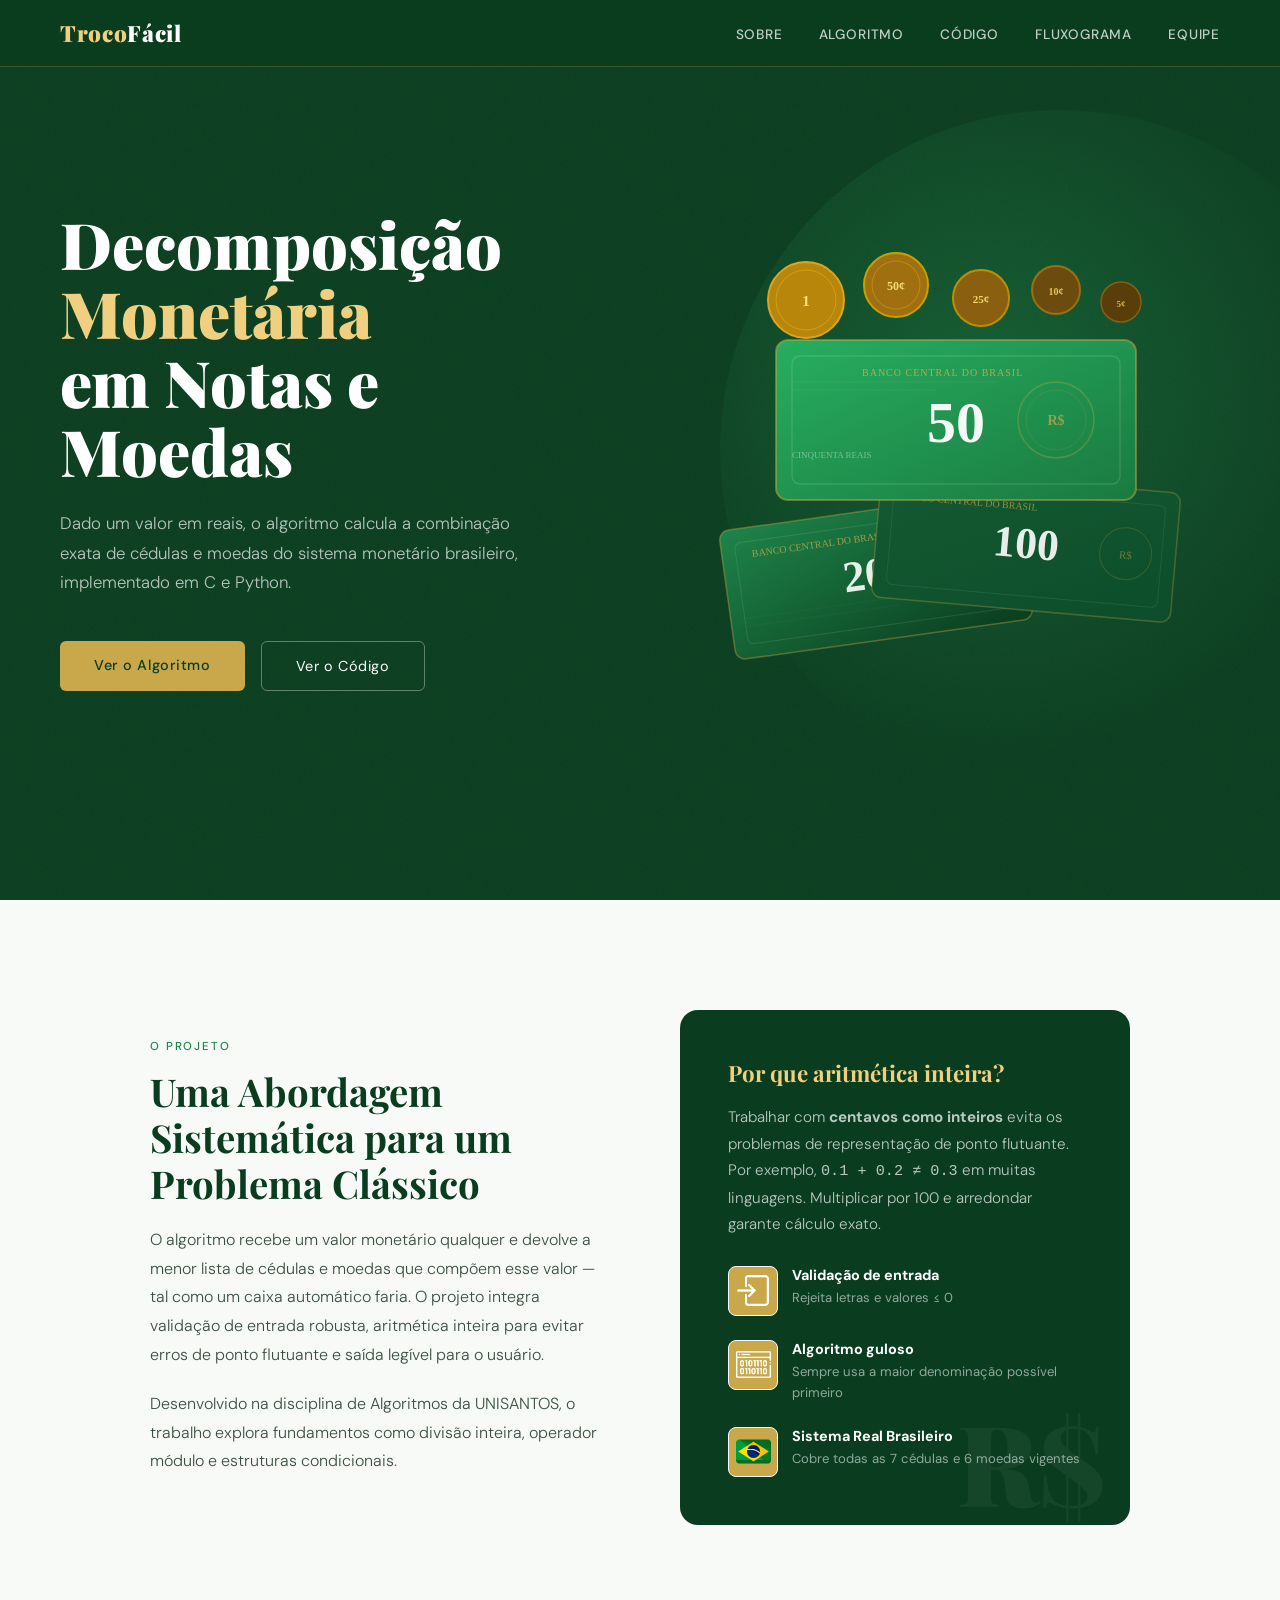
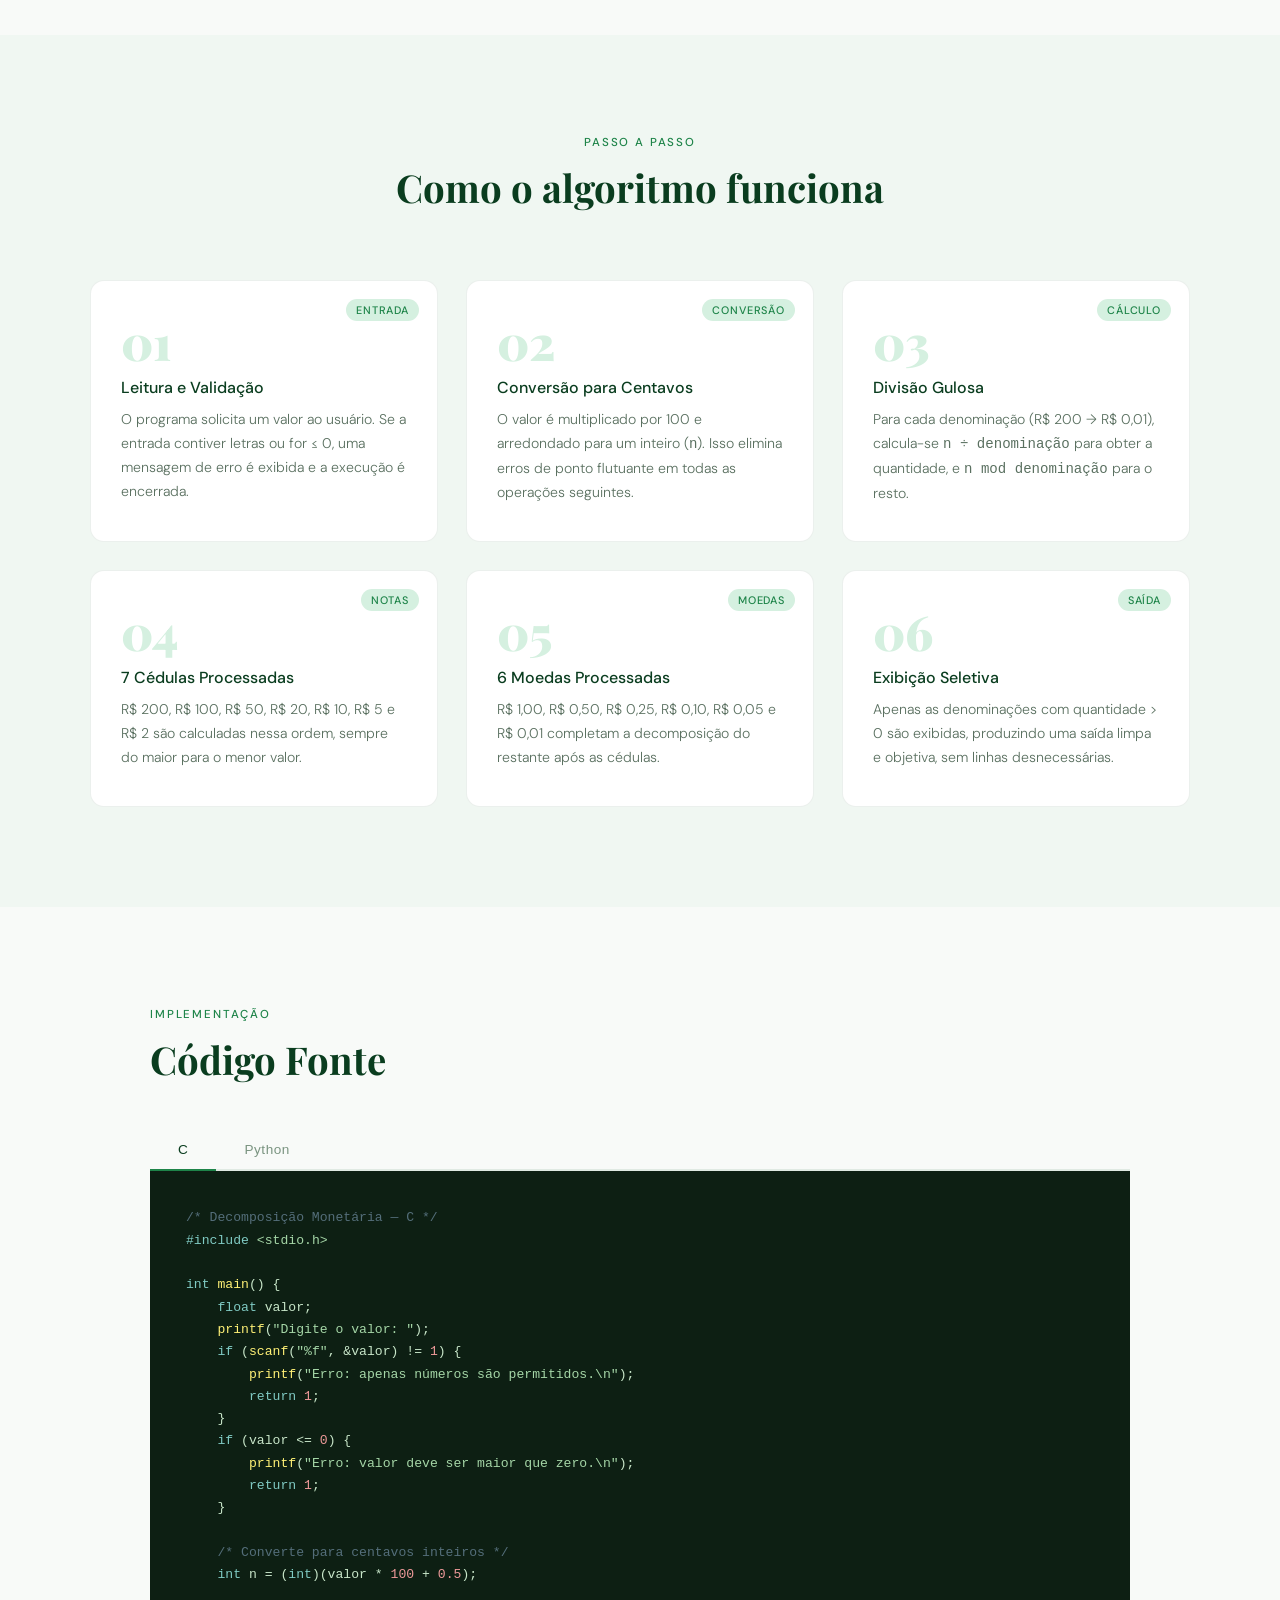
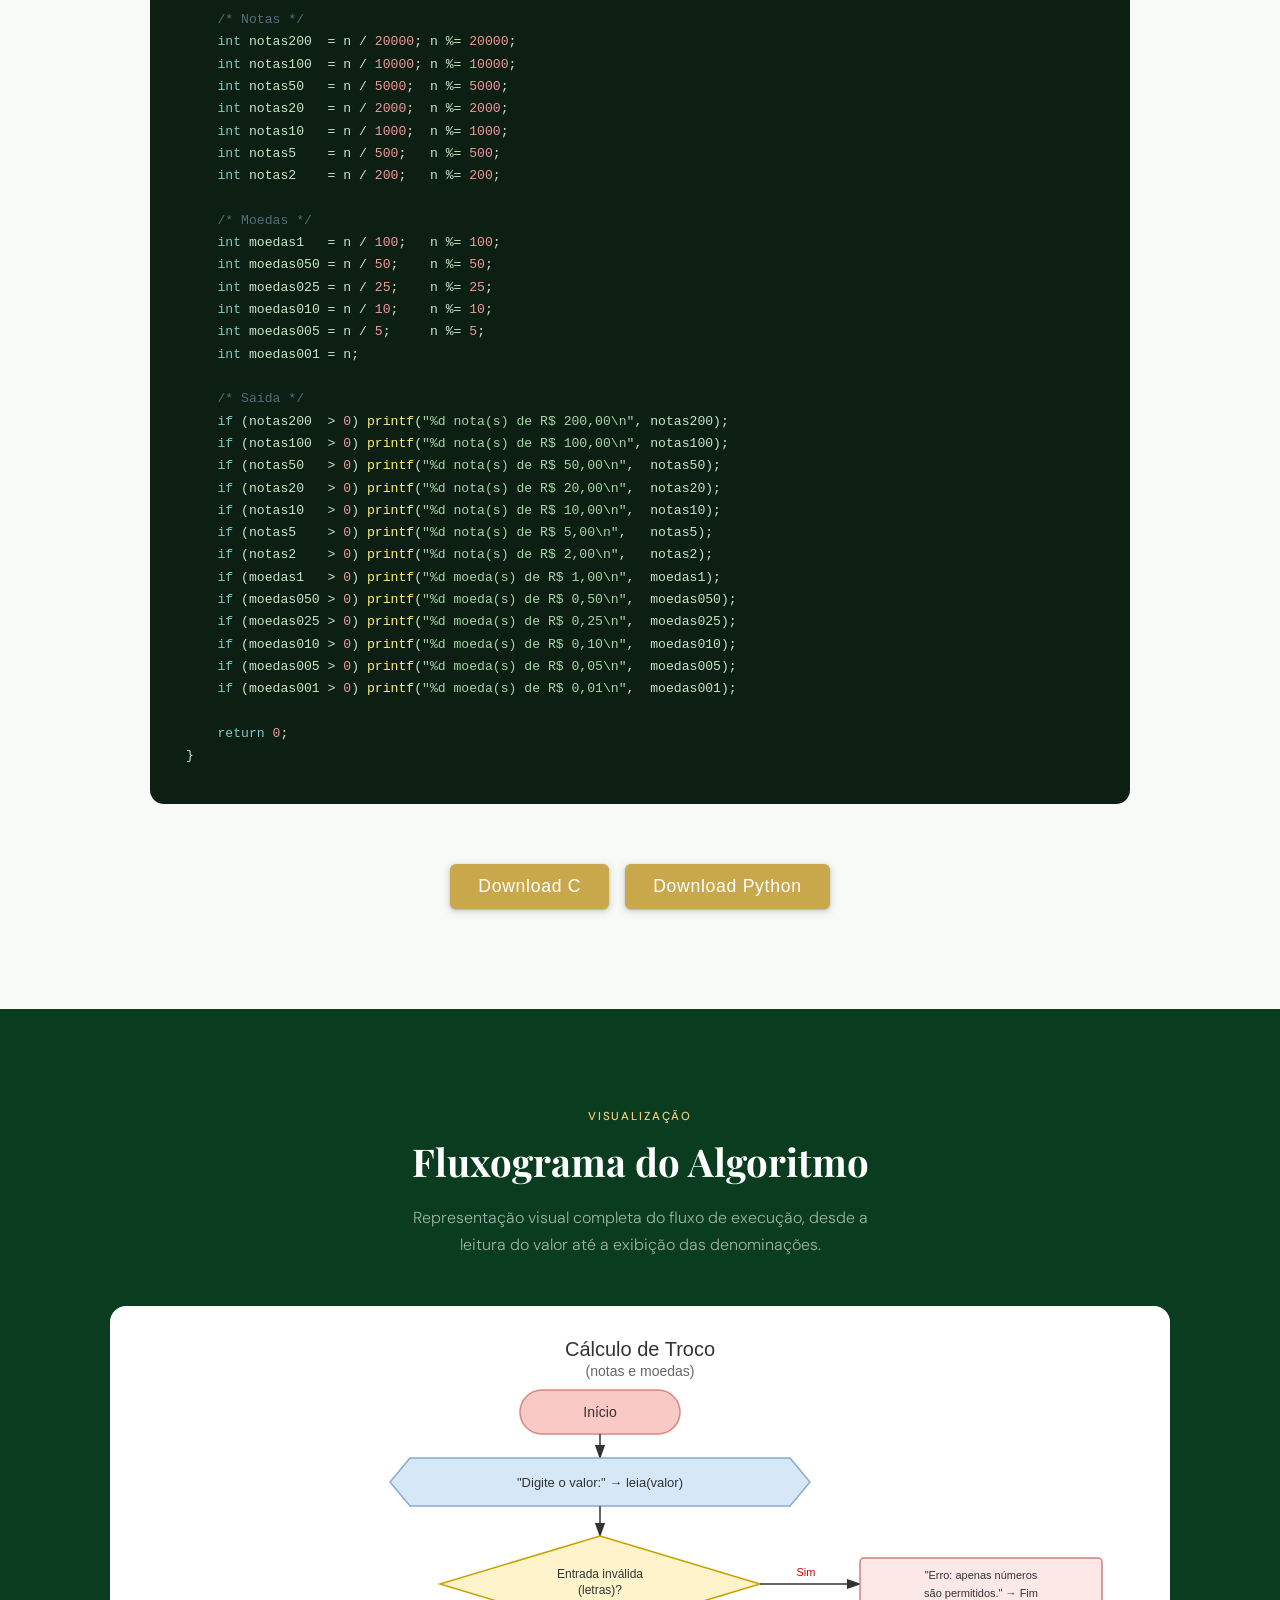
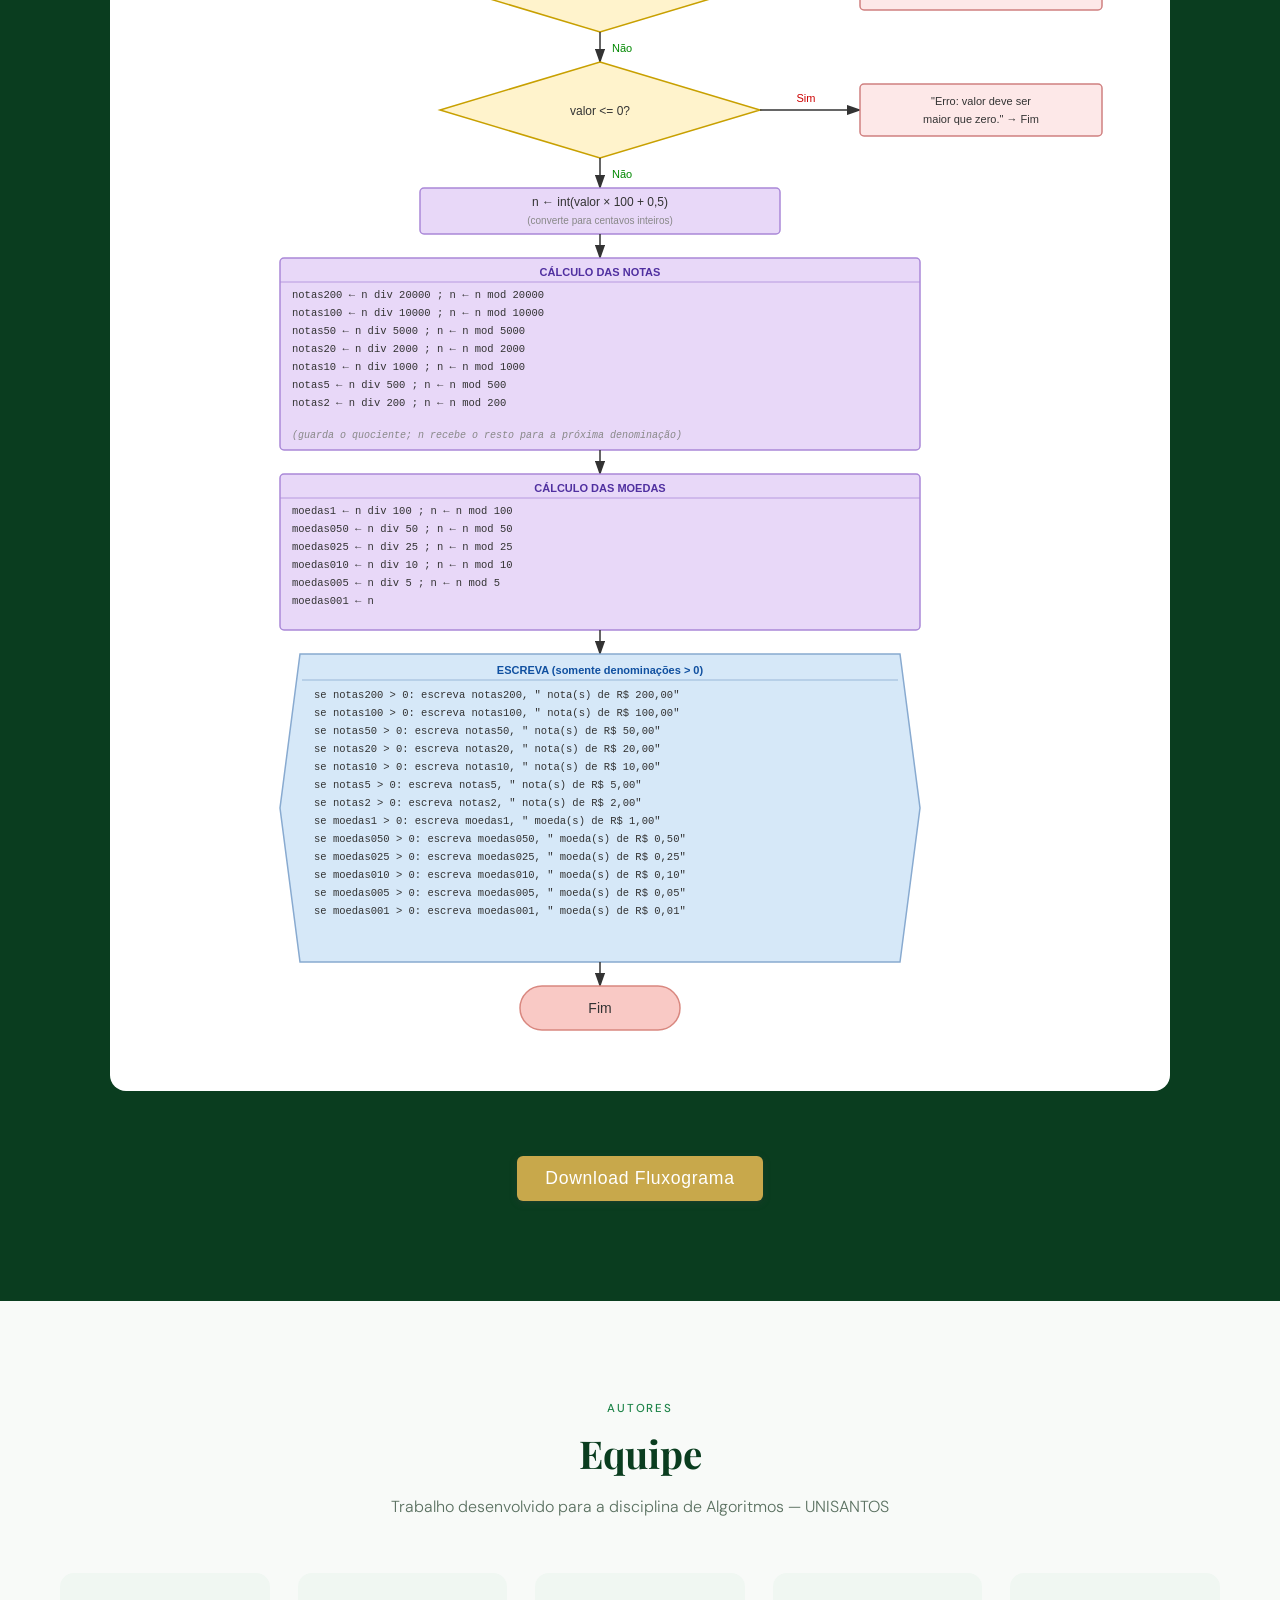
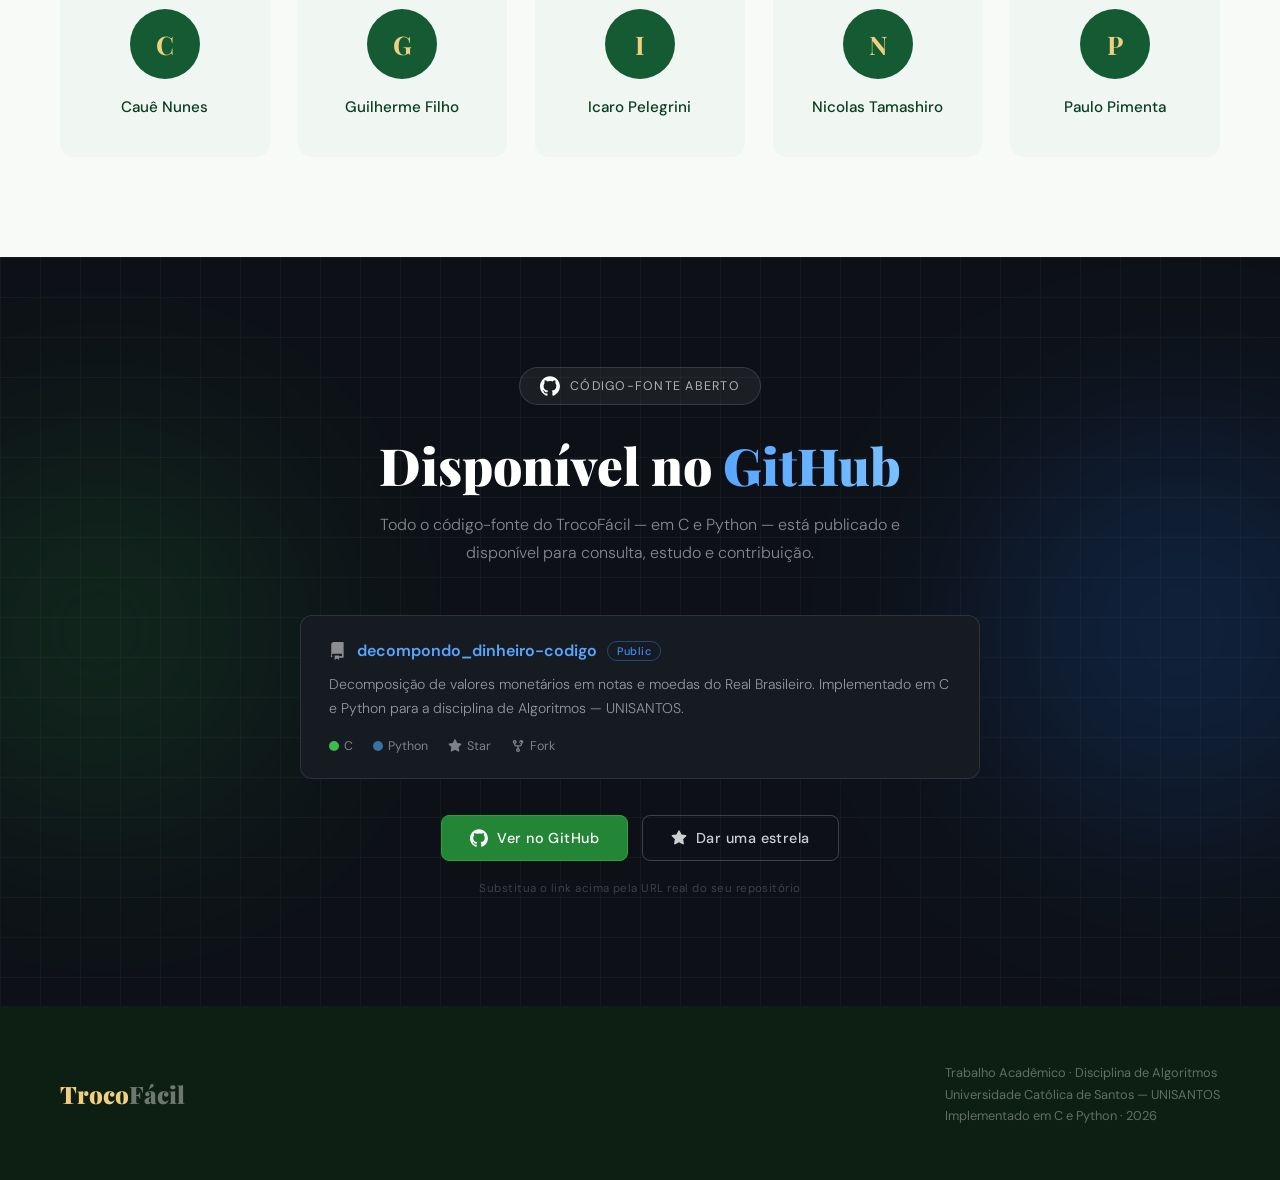
<file: index.html>
<!DOCTYPE html>
<html lang="pt-BR">
<head>
<meta charset="UTF-8">
<meta name="viewport" content="width=device-width, initial-scale=1.0">
<title>Troco Fácil</title>
<link rel="stylesheet" href="style.css">
<link href="https://fonts.googleapis.com/css2?family=Playfair+Display:wght@700;900&family=DM+Sans:wght@300;400;500&display=swap" rel="stylesheet">
</head>

<!-- NAV  -->
<body>
<nav>
  <div class="nav-logo"><a href="#hero" class="nav-logo_link">Troco<span>Fácil</span></a></div>
  <ul class="nav-links">
    <li><a href="#sobre">Sobre</a></li>
    <li><a href="#algoritmo">Algoritmo</a></li>
    <li><a href="#codigo">Código</a></li>
    <li><a href="#fluxograma">Fluxograma</a></li>
    <li><a href="#equipe">Equipe</a></li>
  </ul>
</nav>

<!-- HERO -->
<section id="hero">
  <div class="hero-circle"></div>

  <!-- Money SVG Illustration -->
  <svg class="money-svg" viewBox="0 0 520 420" xmlns="http://www.w3.org/2000/svg">
    <defs>
      <linearGradient id="note200" x1="0%" y1="0%" x2="100%" y2="100%">
        <stop offset="0%" style="stop-color:#1e8449"/>
        <stop offset="100%" style="stop-color:#0a3d1f"/>
      </linearGradient>
      <linearGradient id="note100" x1="0%" y1="0%" x2="100%" y2="100%">
        <stop offset="0%" style="stop-color:#145a32"/>
        <stop offset="100%" style="stop-color:#0d4d2a"/>
      </linearGradient>
      <linearGradient id="notebg" x1="0%" y1="0%" x2="100%" y2="100%">
        <stop offset="0%" style="stop-color:#27ae60"/>
        <stop offset="100%" style="stop-color:#1a7a40"/>
      </linearGradient>
    </defs>

    <!-- Shadow notes behind -->
    <rect x="30" y="270" width="300" height="130" rx="10" fill="rgba(0,0,0,0.25)" transform="rotate(-8 180 335)"/>
    <rect x="180" y="240" width="300" height="130" rx="10" fill="rgba(0,0,0,0.2)" transform="rotate(5 330 305)"/>

    <!-- Note 200 - tilted left -->
    <g transform="rotate(-8 180 335)">
      <rect x="30" y="270" width="300" height="130" rx="10" fill="url(#note200)" stroke="rgba(200,168,75,0.4)" stroke-width="1.5"/>
      <rect x="44" y="284" width="272" height="102" rx="6" fill="none" stroke="rgba(255,255,255,0.1)" stroke-width="1"/>
      <text x="180" y="348" text-anchor="middle" font-family="serif" font-size="44" font-weight="900" fill="rgba(255,255,255,0.9)">200</text>
      <text x="60" y="300" font-family="serif" font-size="10" fill="rgba(200,168,75,0.8)">BANCO CENTRAL DO BRASIL</text>
      <circle cx="260" cy="335" r="28" fill="none" stroke="rgba(200,168,75,0.25)" stroke-width="1"/>
      <text x="260" y="340" text-anchor="middle" font-family="serif" font-size="11" fill="rgba(200,168,75,0.6)">R$</text>
      <!-- micro lines -->
      <line x1="44" y1="360" x2="316" y2="360" stroke="rgba(255,255,255,0.06)" stroke-width="0.5"/>
      <line x1="44" y1="368" x2="200" y2="368" stroke="rgba(255,255,255,0.06)" stroke-width="0.5"/>
    </g>

    <!-- Note 100 - tilted right -->
    <g transform="rotate(5 330 305)">
      <rect x="180" y="240" width="300" height="130" rx="10" fill="url(#note100)" stroke="rgba(200,168,75,0.3)" stroke-width="1.5"/>
      <rect x="194" y="254" width="272" height="102" rx="6" fill="none" stroke="rgba(255,255,255,0.08)" stroke-width="1"/>
      <text x="330" y="318" text-anchor="middle" font-family="serif" font-size="44" font-weight="900" fill="rgba(255,255,255,0.9)">100</text>
      <text x="200" y="270" font-family="serif" font-size="10" fill="rgba(200,168,75,0.7)">BANCO CENTRAL DO BRASIL</text>
      <circle cx="430" cy="305" r="26" fill="none" stroke="rgba(200,168,75,0.2)" stroke-width="1"/>
      <text x="430" y="310" text-anchor="middle" font-family="serif" font-size="11" fill="rgba(200,168,75,0.5)">R$</text>
    </g>

    <!-- Main front note -->
    <rect x="80" y="100" width="360" height="160" rx="12" fill="url(#notebg)" stroke="rgba(200,168,75,0.5)" stroke-width="2"/>
    <rect x="96" y="116" width="328" height="128" rx="8" fill="none" stroke="rgba(255,255,255,0.12)" stroke-width="1.5"/>
    <!-- denomination -->
    <text x="260" y="202" text-anchor="middle" font-family="Georgia, serif" font-size="58" font-weight="900" fill="rgba(255,255,255,0.95)">50</text>
    <!-- top text -->
    <text x="166" y="136" font-family="serif" font-size="10" fill="rgba(200,168,75,0.9)" letter-spacing="1">BANCO CENTRAL DO BRASIL</text>
    <!-- bottom text -->
    <text x="96" y="218" font-family="serif" font-size="9" fill="rgba(255,255,255,0.4)">CINQUENTA REAIS</text>
    <!-- decorative circle -->
    <circle cx="360" cy="180" r="38" fill="none" stroke="rgba(200,168,75,0.3)" stroke-width="1.5"/>
    <circle cx="360" cy="180" r="30" fill="none" stroke="rgba(200,168,75,0.15)" stroke-width="1"/>
    <text x="360" y="185" text-anchor="middle" font-family="serif" font-size="14" fill="rgba(200,168,75,0.7)" font-weight="bold">R$</text>
    <!-- serial lines -->
    <line x1="96" y1="142" x2="300" y2="142" stroke="rgba(255,255,255,0.08)" stroke-width="0.8"/>
    <line x1="96" y1="150" x2="240" y2="150" stroke="rgba(255,255,255,0.08)" stroke-width="0.8"/>

    <!-- Coins row -->
    <g>
      <!-- coin 1 -->
      <circle cx="110" cy="60" r="38" fill="#b8860b" stroke="#daa520" stroke-width="2"/>
      <circle cx="110" cy="60" r="30" fill="none" stroke="rgba(255,220,50,0.3)" stroke-width="1"/>
      <text x="110" y="66" text-anchor="middle" font-family="serif" font-size="15" font-weight="900" fill="rgba(255,240,150,0.9)">1</text>
      <!-- coin 2 -->
      <circle cx="200" cy="45" r="32" fill="#a07010" stroke="#c8a000" stroke-width="2"/>
      <circle cx="200" cy="45" r="24" fill="none" stroke="rgba(255,200,40,0.3)" stroke-width="1"/>
      <text x="200" y="50" text-anchor="middle" font-family="serif" font-size="12" font-weight="900" fill="rgba(255,235,130,0.9)">50¢</text>
      <!-- coin 3 -->
      <circle cx="285" cy="58" r="28" fill="#8a6010" stroke="#b89000" stroke-width="2"/>
      <text x="285" y="63" text-anchor="middle" font-family="serif" font-size="11" font-weight="900" fill="rgba(255,230,120,0.9)">25¢</text>
      <!-- coin 4 -->
      <circle cx="360" cy="50" r="24" fill="#6b4b0e" stroke="#9a7010" stroke-width="2"/>
      <text x="360" y="55" text-anchor="middle" font-family="serif" font-size="10" font-weight="900" fill="rgba(255,220,100,0.85)">10¢</text>
      <!-- coin 5 -->
      <circle cx="425" cy="62" r="20" fill="#5a3e0a" stroke="#856010" stroke-width="1.5"/>
      <text x="425" y="67" text-anchor="middle" font-family="serif" font-size="9" font-weight="900" fill="rgba(255,215,90,0.8)">5¢</text>
    </g>
  </svg>

  <div class="hero-content">
    <h1 class="hero-title">
      Decomposição<br>
      <em>Monetária</em><br>
      em Notas e Moedas
    </h1>
    <p class="hero-sub">
      Dado um valor em reais, o algoritmo calcula a combinação exata de cédulas e moedas do sistema monetário brasileiro, implementado em C e Python.
    </p>
    <div class="hero-btns">
      <a href="#algoritmo" class="btn-primary">Ver o Algoritmo</a>
      <a href="#codigo" class="btn-outline">Ver o Código</a>
    </div>
  </div>
</section>

<!-- SOBRE -->
<section id="sobre">
  <div>
    <div class="section-eyebrow">O Projeto</div>
    <h2 class="section-title">Uma Abordagem Sistemática para um Problema Clássico</h2>
    <p class="section-body">
      O algoritmo recebe um valor monetário qualquer e devolve a menor lista de cédulas e moedas que compõem esse valor — tal como um caixa automático faria. O projeto integra validação de entrada robusta, aritmética inteira para evitar erros de ponto flutuante e saída legível para o usuário.
    </p>
    <p class="section-body">
      Desenvolvido na disciplina de Algoritmos da UNISANTOS, o trabalho explora fundamentos como divisão inteira, operador módulo e estruturas condicionais.
    </p>
  </div>
  <div class="sobre-card">
    <h3>Por que aritmética inteira?</h3>
    <p>
      Trabalhar com <strong>centavos como inteiros</strong> evita os problemas de representação de ponto flutuante. Por exemplo, <code>0.1 + 0.2 ≠ 0.3</code> em muitas linguagens. Multiplicar por 100 e arredondar garante cálculo exato.
    </p>
    <div class="sobre-features">
      <div class="feature-row">
        <div class="feature-icon"><img src="entrada.png" alt="" class="feature-icon_img"></div>
        <div class="feature-text">
          <strong>Validação de entrada</strong>
          <span>Rejeita letras e valores ≤ 0</span>
        </div>
      </div>
      <div class="feature-row">
        <div class="feature-icon"><img src="algoritmo.png" alt="" class="feature-icon_img"></div>
        <div class="feature-text">
          <strong>Algoritmo guloso</strong>
          <span>Sempre usa a maior denominação possível primeiro</span>
        </div>
      </div>
      <div class="feature-row">
        <div class="feature-icon"><img src="brasil.png" alt="" class="feature-icon_img"></div>
        <div class="feature-text">
          <strong>Sistema Real Brasileiro</strong>
          <span>Cobre todas as 7 cédulas e 6 moedas vigentes</span>
        </div>
      </div>
    </div>
  </div>
</section>

<!-- ALGORITMO -->
<section id="algoritmo">
  <div class="algo-inner">
    <div class="algo-header">
      <div class="section-eyebrow">Passo a Passo</div>
      <h2 class="section-title">Como o algoritmo funciona</h2>
    </div>
    <div class="algo-grid">
      <div class="algo-card">
        <div class="algo-step">01</div>
        <div class="algo-badge">Entrada</div>
        <h4>Leitura e Validação</h4>
        <p>O programa solicita um valor ao usuário. Se a entrada contiver letras ou for ≤ 0, uma mensagem de erro é exibida e a execução é encerrada.</p>
      </div>
      <div class="algo-card">
        <div class="algo-step">02</div>
        <div class="algo-badge">Conversão</div>
        <h4>Conversão para Centavos</h4>
        <p>O valor é multiplicado por 100 e arredondado para um inteiro (<code>n</code>). Isso elimina erros de ponto flutuante em todas as operações seguintes.</p>
      </div>
      <div class="algo-card">
        <div class="algo-step">03</div>
        <div class="algo-badge">Cálculo</div>
        <h4>Divisão Gulosa</h4>
        <p>Para cada denominação (R$ 200 → R$ 0,01), calcula-se <code>n ÷ denominação</code> para obter a quantidade, e <code>n mod denominação</code> para o resto.</p>
      </div>
      <div class="algo-card">
        <div class="algo-step">04</div>
        <div class="algo-badge">Notas</div>
        <h4>7 Cédulas Processadas</h4>
        <p>R$ 200, R$ 100, R$ 50, R$ 20, R$ 10, R$ 5 e R$ 2 são calculadas nessa ordem, sempre do maior para o menor valor.</p>
      </div>
      <div class="algo-card">
        <div class="algo-step">05</div>
        <div class="algo-badge">Moedas</div>
        <h4>6 Moedas Processadas</h4>
        <p>R$ 1,00, R$ 0,50, R$ 0,25, R$ 0,10, R$ 0,05 e R$ 0,01 completam a decomposição do restante após as cédulas.</p>
      </div>
      <div class="algo-card">
        <div class="algo-step">06</div>
        <div class="algo-badge">Saída</div>
        <h4>Exibição Seletiva</h4>
        <p>Apenas as denominações com quantidade &gt; 0 são exibidas, produzindo uma saída limpa e objetiva, sem linhas desnecessárias.</p>
      </div>
    </div>
  </div>
</section>

<!-- CÓDIGO -->
<section id="codigo">
  <div class="code-header">
    <div class="section-eyebrow">Implementação</div>
    <h2 class="section-title">Código Fonte</h2>
  </div>

  <div class="tabs">
    <button class="tab active" onclick="switchTab('c')">C</button>
    <button class="tab" onclick="switchTab('py')">Python</button>
  </div>

  <div class="code-panel active" id="panel-c">
    <pre><span class="cm">/* Decomposição Monetária — C */</span>
<span class="kw">#include</span> <span class="str">&lt;stdio.h&gt;</span>

<span class="kw">int</span> <span class="fn">main</span>() {
    <span class="kw">float</span> valor;
    <span class="fn">printf</span>(<span class="str">"Digite o valor: "</span>);
    <span class="kw">if</span> (<span class="fn">scanf</span>(<span class="str">"%f"</span>, &amp;valor) != <span class="num">1</span>) {
        <span class="fn">printf</span>(<span class="str">"Erro: apenas números são permitidos.\n"</span>);
        <span class="kw">return</span> <span class="num">1</span>;
    }
    <span class="kw">if</span> (valor &lt;= <span class="num">0</span>) {
        <span class="fn">printf</span>(<span class="str">"Erro: valor deve ser maior que zero.\n"</span>);
        <span class="kw">return</span> <span class="num">1</span>;
    }

    <span class="cm">/* Converte para centavos inteiros */</span>
    <span class="kw">int</span> n = (<span class="kw">int</span>)(valor * <span class="num">100</span> + <span class="num">0.5</span>);

    <span class="cm">/* Notas */</span>
    <span class="kw">int</span> notas200  = n / <span class="num">20000</span>; n %= <span class="num">20000</span>;
    <span class="kw">int</span> notas100  = n / <span class="num">10000</span>; n %= <span class="num">10000</span>;
    <span class="kw">int</span> notas50   = n / <span class="num">5000</span>;  n %= <span class="num">5000</span>;
    <span class="kw">int</span> notas20   = n / <span class="num">2000</span>;  n %= <span class="num">2000</span>;
    <span class="kw">int</span> notas10   = n / <span class="num">1000</span>;  n %= <span class="num">1000</span>;
    <span class="kw">int</span> notas5    = n / <span class="num">500</span>;   n %= <span class="num">500</span>;
    <span class="kw">int</span> notas2    = n / <span class="num">200</span>;   n %= <span class="num">200</span>;

    <span class="cm">/* Moedas */</span>
    <span class="kw">int</span> moedas1   = n / <span class="num">100</span>;   n %= <span class="num">100</span>;
    <span class="kw">int</span> moedas050 = n / <span class="num">50</span>;    n %= <span class="num">50</span>;
    <span class="kw">int</span> moedas025 = n / <span class="num">25</span>;    n %= <span class="num">25</span>;
    <span class="kw">int</span> moedas010 = n / <span class="num">10</span>;    n %= <span class="num">10</span>;
    <span class="kw">int</span> moedas005 = n / <span class="num">5</span>;     n %= <span class="num">5</span>;
    <span class="kw">int</span> moedas001 = n;

    <span class="cm">/* Saída */</span>
    <span class="kw">if</span> (notas200  &gt; <span class="num">0</span>) <span class="fn">printf</span>(<span class="str">"%d nota(s) de R$ 200,00\n"</span>, notas200);
    <span class="kw">if</span> (notas100  &gt; <span class="num">0</span>) <span class="fn">printf</span>(<span class="str">"%d nota(s) de R$ 100,00\n"</span>, notas100);
    <span class="kw">if</span> (notas50   &gt; <span class="num">0</span>) <span class="fn">printf</span>(<span class="str">"%d nota(s) de R$ 50,00\n"</span>,  notas50);
    <span class="kw">if</span> (notas20   &gt; <span class="num">0</span>) <span class="fn">printf</span>(<span class="str">"%d nota(s) de R$ 20,00\n"</span>,  notas20);
    <span class="kw">if</span> (notas10   &gt; <span class="num">0</span>) <span class="fn">printf</span>(<span class="str">"%d nota(s) de R$ 10,00\n"</span>,  notas10);
    <span class="kw">if</span> (notas5    &gt; <span class="num">0</span>) <span class="fn">printf</span>(<span class="str">"%d nota(s) de R$ 5,00\n"</span>,   notas5);
    <span class="kw">if</span> (notas2    &gt; <span class="num">0</span>) <span class="fn">printf</span>(<span class="str">"%d nota(s) de R$ 2,00\n"</span>,   notas2);
    <span class="kw">if</span> (moedas1   &gt; <span class="num">0</span>) <span class="fn">printf</span>(<span class="str">"%d moeda(s) de R$ 1,00\n"</span>,  moedas1);
    <span class="kw">if</span> (moedas050 &gt; <span class="num">0</span>) <span class="fn">printf</span>(<span class="str">"%d moeda(s) de R$ 0,50\n"</span>,  moedas050);
    <span class="kw">if</span> (moedas025 &gt; <span class="num">0</span>) <span class="fn">printf</span>(<span class="str">"%d moeda(s) de R$ 0,25\n"</span>,  moedas025);
    <span class="kw">if</span> (moedas010 &gt; <span class="num">0</span>) <span class="fn">printf</span>(<span class="str">"%d moeda(s) de R$ 0,10\n"</span>,  moedas010);
    <span class="kw">if</span> (moedas005 &gt; <span class="num">0</span>) <span class="fn">printf</span>(<span class="str">"%d moeda(s) de R$ 0,05\n"</span>,  moedas005);
    <span class="kw">if</span> (moedas001 &gt; <span class="num">0</span>) <span class="fn">printf</span>(<span class="str">"%d moeda(s) de R$ 0,01\n"</span>,  moedas001);

    <span class="kw">return</span> <span class="num">0</span>;
}</pre>
  </div>

  <div class="code-panel" id="panel-py">
    <pre><span class="cm"># Decomposição Monetária — Python</span>

<span class="kw">try</span>:
    valor = <span class="fn">float</span>(<span class="fn">input</span>(<span class="str">"Digite o valor: "</span>))
<span class="kw">except</span> ValueError:
    <span class="fn">print</span>(<span class="str">"Erro: apenas números são permitidos."</span>)
    <span class="fn">exit</span>()

<span class="kw">if</span> valor &lt;= <span class="num">0</span>:
    <span class="fn">print</span>(<span class="str">"Erro: valor deve ser maior que zero."</span>)
    <span class="fn">exit</span>()

<span class="cm"># Converte para centavos inteiros</span>
n = <span class="fn">int</span>(valor * <span class="num">100</span> + <span class="num">0.5</span>)

<span class="cm"># Notas</span>
notas200  = n // <span class="num">20000</span>; n %= <span class="num">20000</span>
notas100  = n // <span class="num">10000</span>; n %= <span class="num">10000</span>
notas50   = n // <span class="num">5000</span>;  n %= <span class="num">5000</span>
notas20   = n // <span class="num">2000</span>;  n %= <span class="num">2000</span>
notas10   = n // <span class="num">1000</span>;  n %= <span class="num">1000</span>
notas5    = n // <span class="num">500</span>;   n %= <span class="num">500</span>
notas2    = n // <span class="num">200</span>;   n %= <span class="num">200</span>

<span class="cm"># Moedas</span>
moedas1   = n // <span class="num">100</span>;   n %= <span class="num">100</span>
moedas050 = n // <span class="num">50</span>;    n %= <span class="num">50</span>
moedas025 = n // <span class="num">25</span>;    n %= <span class="num">25</span>
moedas010 = n // <span class="num">10</span>;    n %= <span class="num">10</span>
moedas005 = n // <span class="num">5</span>;     n %= <span class="num">5</span>
moedas001 = n

<span class="cm"># Saída</span>
<span class="kw">if</span> notas200  &gt; <span class="num">0</span>: <span class="fn">print</span>(<span class="kw">f</span><span class="str">"{notas200} nota(s) de R$ 200,00"</span>)
<span class="kw">if</span> notas100  &gt; <span class="num">0</span>: <span class="fn">print</span>(<span class="kw">f</span><span class="str">"{notas100} nota(s) de R$ 100,00"</span>)
<span class="kw">if</span> notas50   &gt; <span class="num">0</span>: <span class="fn">print</span>(<span class="kw">f</span><span class="str">"{notas50} nota(s) de R$ 50,00"</span>)
<span class="kw">if</span> notas20   &gt; <span class="num">0</span>: <span class="fn">print</span>(<span class="kw">f</span><span class="str">"{notas20} nota(s) de R$ 20,00"</span>)
<span class="kw">if</span> notas10   &gt; <span class="num">0</span>: <span class="fn">print</span>(<span class="kw">f</span><span class="str">"{notas10} nota(s) de R$ 10,00"</span>)
<span class="kw">if</span> notas5    &gt; <span class="num">0</span>: <span class="fn">print</span>(<span class="kw">f</span><span class="str">"{notas5} nota(s) de R$ 5,00"</span>)
<span class="kw">if</span> notas2    &gt; <span class="num">0</span>: <span class="fn">print</span>(<span class="kw">f</span><span class="str">"{notas2} nota(s) de R$ 2,00"</span>)
<span class="kw">if</span> moedas1   &gt; <span class="num">0</span>: <span class="fn">print</span>(<span class="kw">f</span><span class="str">"{moedas1} moeda(s) de R$ 1,00"</span>)
<span class="kw">if</span> moedas050 &gt; <span class="num">0</span>: <span class="fn">print</span>(<span class="kw">f</span><span class="str">"{moedas050} moeda(s) de R$ 0,50"</span>)
<span class="kw">if</span> moedas025 &gt; <span class="num">0</span>: <span class="fn">print</span>(<span class="kw">f</span><span class="str">"{moedas025} moeda(s) de R$ 0,25"</span>)
<span class="kw">if</span> moedas010 &gt; <span class="num">0</span>: <span class="fn">print</span>(<span class="kw">f</span><span class="str">"{moedas010} moeda(s) de R$ 0,10"</span>)
<span class="kw">if</span> moedas005 &gt; <span class="num">0</span>: <span class="fn">print</span>(<span class="kw">f</span><span class="str">"{moedas005} moeda(s) de R$ 0,05"</span>)
<span class="kw">if</span> moedas001 &gt; <span class="num">0</span>: <span class="fn">print</span>(<span class="kw">f</span><span class="str">"{moedas001} moeda(s) de R$ 0,01"</span>)</pre>
  </div>

<div class="botoes_download">
  <a href="dinheiro.c" download class="botoes_download-link"><button class="botoes_download--c">Download C</button></a>
  <a href="dinheiro.py" download class="botoes_download-link"><button class="botoes_download--python">Download Python</button></a>
</div>
</section>

<!-- FLUXOGRAMA -->
<section id="fluxograma">
  <div class="section-eyebrow">Visualização</div>
  <h2 class="section-title">Fluxograma do Algoritmo</h2>
  <p class="flux-sub">Representação visual completa do fluxo de execução, desde a leitura do valor até a exibição das denominações.</p>

  <div class="flux-frame">
    <svg width="1020" height="1340" viewBox="0 0 1020 1340" xmlns="http://www.w3.org/2000/svg">
      <defs>
        <marker id="arr" markerWidth="10" markerHeight="7" refX="9" refY="3.5" orient="auto">
          <polygon points="0 0, 10 3.5, 0 7" fill="#333"/>
        </marker>
      </defs>
      <text x="510" y="30" text-anchor="middle" font-family="Arial" font-size="20" fill="#333">Cálculo de Troco</text>
      <text x="510" y="50" text-anchor="middle" font-family="Arial" font-size="14" fill="#666">(notas e moedas)</text>
      <rect x="390" y="64" width="160" height="44" rx="22" fill="#f9c9c5" stroke="#d98880" stroke-width="1.5"/>
      <text x="470" y="91" text-anchor="middle" font-family="Arial" font-size="14" fill="#333">Início</text>
      <line x1="470" y1="108" x2="470" y2="132" stroke="#333" stroke-width="1.5" marker-end="url(#arr)"/>
      <polygon points="280,132 660,132 680,156 660,180 280,180 260,156" fill="#d6e8f8" stroke="#88aad0" stroke-width="1.5"/>
      <text x="470" y="161" text-anchor="middle" font-family="Arial" font-size="13" fill="#333">"Digite o valor:" → leia(valor)</text>
      <line x1="470" y1="180" x2="470" y2="210" stroke="#333" stroke-width="1.5" marker-end="url(#arr)"/>
      <polygon points="470,210 630,258 470,306 310,258" fill="#fff3cc" stroke="#c8a000" stroke-width="1.5"/>
      <text x="470" y="252" text-anchor="middle" font-family="Arial" font-size="12" fill="#333">Entrada inválida</text>
      <text x="470" y="268" text-anchor="middle" font-family="Arial" font-size="12" fill="#333">(letras)?</text>
      <line x1="630" y1="258" x2="730" y2="258" stroke="#333" stroke-width="1.5" marker-end="url(#arr)"/>
      <text x="676" y="250" text-anchor="middle" font-family="Arial" font-size="11" fill="#c00">Sim</text>
      <rect x="730" y="232" width="242" height="52" rx="4" fill="#fde8e8" stroke="#d08080" stroke-width="1.5"/>
      <text x="851" y="253" text-anchor="middle" font-family="Arial" font-size="11" fill="#333">"Erro: apenas números</text>
      <text x="851" y="271" text-anchor="middle" font-family="Arial" font-size="11" fill="#333">são permitidos." → Fim</text>
      <line x1="470" y1="306" x2="470" y2="336" stroke="#333" stroke-width="1.5" marker-end="url(#arr)"/>
      <text x="482" y="326" font-family="Arial" font-size="11" fill="#080">Não</text>
      <polygon points="470,336 630,384 470,432 310,384" fill="#fff3cc" stroke="#c8a000" stroke-width="1.5"/>
      <text x="470" y="389" text-anchor="middle" font-family="Arial" font-size="12" fill="#333">valor &lt;= 0?</text>
      <line x1="630" y1="384" x2="730" y2="384" stroke="#333" stroke-width="1.5" marker-end="url(#arr)"/>
      <text x="676" y="376" text-anchor="middle" font-family="Arial" font-size="11" fill="#c00">Sim</text>
      <rect x="730" y="358" width="242" height="52" rx="4" fill="#fde8e8" stroke="#d08080" stroke-width="1.5"/>
      <text x="851" y="379" text-anchor="middle" font-family="Arial" font-size="11" fill="#333">"Erro: valor deve ser</text>
      <text x="851" y="397" text-anchor="middle" font-family="Arial" font-size="11" fill="#333">maior que zero." → Fim</text>
      <line x1="470" y1="432" x2="470" y2="462" stroke="#333" stroke-width="1.5" marker-end="url(#arr)"/>
      <text x="482" y="452" font-family="Arial" font-size="11" fill="#080">Não</text>
      <rect x="290" y="462" width="360" height="46" rx="4" fill="#e8d8f8" stroke="#aa88d8" stroke-width="1.5"/>
      <text x="470" y="480" text-anchor="middle" font-family="Arial" font-size="12" fill="#333">n ← int(valor × 100 + 0,5)</text>
      <text x="470" y="498" text-anchor="middle" font-family="Arial" font-size="10" fill="#888">(converte para centavos inteiros)</text>
      <line x1="470" y1="508" x2="470" y2="532" stroke="#333" stroke-width="1.5" marker-end="url(#arr)"/>
      <rect x="150" y="532" width="640" height="192" rx="4" fill="#e8d8f8" stroke="#aa88d8" stroke-width="1.5"/>
      <text x="470" y="550" text-anchor="middle" font-family="Arial" font-size="11" font-weight="bold" fill="#5030a0">CÁLCULO DAS NOTAS</text>
      <line x1="150" y1="556" x2="790" y2="556" stroke="#aa88d8" stroke-width="0.8"/>
      <text x="162" y="572" font-family="Courier New" font-size="10.5" fill="#333">notas200 ← n div 20000 ;  n ← n mod 20000</text>
      <text x="162" y="590" font-family="Courier New" font-size="10.5" fill="#333">notas100 ← n div 10000 ;  n ← n mod 10000</text>
      <text x="162" y="608" font-family="Courier New" font-size="10.5" fill="#333">notas50  ← n div 5000  ;  n ← n mod 5000</text>
      <text x="162" y="626" font-family="Courier New" font-size="10.5" fill="#333">notas20  ← n div 2000  ;  n ← n mod 2000</text>
      <text x="162" y="644" font-family="Courier New" font-size="10.5" fill="#333">notas10  ← n div 1000  ;  n ← n mod 1000</text>
      <text x="162" y="662" font-family="Courier New" font-size="10.5" fill="#333">notas5   ← n div 500   ;  n ← n mod 500</text>
      <text x="162" y="680" font-family="Courier New" font-size="10.5" fill="#333">notas2   ← n div 200   ;  n ← n mod 200</text>
      <text x="162" y="712" font-family="Courier New" font-size="10" fill="#888" font-style="italic">(guarda o quociente; n recebe o resto para a próxima denominação)</text>
      <line x1="470" y1="724" x2="470" y2="748" stroke="#333" stroke-width="1.5" marker-end="url(#arr)"/>
      <rect x="150" y="748" width="640" height="156" rx="4" fill="#e8d8f8" stroke="#aa88d8" stroke-width="1.5"/>
      <text x="470" y="766" text-anchor="middle" font-family="Arial" font-size="11" font-weight="bold" fill="#5030a0">CÁLCULO DAS MOEDAS</text>
      <line x1="150" y1="772" x2="790" y2="772" stroke="#aa88d8" stroke-width="0.8"/>
      <text x="162" y="788" font-family="Courier New" font-size="10.5" fill="#333">moedas1   ← n div 100  ;  n ← n mod 100</text>
      <text x="162" y="806" font-family="Courier New" font-size="10.5" fill="#333">moedas050 ← n div 50   ;  n ← n mod 50</text>
      <text x="162" y="824" font-family="Courier New" font-size="10.5" fill="#333">moedas025 ← n div 25   ;  n ← n mod 25</text>
      <text x="162" y="842" font-family="Courier New" font-size="10.5" fill="#333">moedas010 ← n div 10   ;  n ← n mod 10</text>
      <text x="162" y="860" font-family="Courier New" font-size="10.5" fill="#333">moedas005 ← n div 5    ;  n ← n mod 5</text>
      <text x="162" y="878" font-family="Courier New" font-size="10.5" fill="#333">moedas001 ← n</text>
      <line x1="470" y1="904" x2="470" y2="928" stroke="#333" stroke-width="1.5" marker-end="url(#arr)"/>
      <polygon points="170,928 770,928 790,1082 770,1236 170,1236 150,1082" fill="#d6e8f8" stroke="#88aad0" stroke-width="1.5"/>
      <text x="470" y="948" text-anchor="middle" font-family="Arial" font-size="11" font-weight="bold" fill="#1050a0">ESCREVA  (somente denominações &gt; 0)</text>
      <line x1="172" y1="954" x2="768" y2="954" stroke="#88aad0" stroke-width="0.8"/>
      <text x="184" y="972"  font-family="Courier New" font-size="10.5" fill="#333">se notas200  &gt; 0: escreva notas200,  " nota(s) de R$ 200,00"</text>
      <text x="184" y="990"  font-family="Courier New" font-size="10.5" fill="#333">se notas100  &gt; 0: escreva notas100,  " nota(s) de R$ 100,00"</text>
      <text x="184" y="1008" font-family="Courier New" font-size="10.5" fill="#333">se notas50   &gt; 0: escreva notas50,   " nota(s) de R$ 50,00"</text>
      <text x="184" y="1026" font-family="Courier New" font-size="10.5" fill="#333">se notas20   &gt; 0: escreva notas20,   " nota(s) de R$ 20,00"</text>
      <text x="184" y="1044" font-family="Courier New" font-size="10.5" fill="#333">se notas10   &gt; 0: escreva notas10,   " nota(s) de R$ 10,00"</text>
      <text x="184" y="1062" font-family="Courier New" font-size="10.5" fill="#333">se notas5    &gt; 0: escreva notas5,    " nota(s) de R$ 5,00"</text>
      <text x="184" y="1080" font-family="Courier New" font-size="10.5" fill="#333">se notas2    &gt; 0: escreva notas2,    " nota(s) de R$ 2,00"</text>
      <text x="184" y="1098" font-family="Courier New" font-size="10.5" fill="#333">se moedas1   &gt; 0: escreva moedas1,   " moeda(s) de R$ 1,00"</text>
      <text x="184" y="1116" font-family="Courier New" font-size="10.5" fill="#333">se moedas050 &gt; 0: escreva moedas050, " moeda(s) de R$ 0,50"</text>
      <text x="184" y="1134" font-family="Courier New" font-size="10.5" fill="#333">se moedas025 &gt; 0: escreva moedas025, " moeda(s) de R$ 0,25"</text>
      <text x="184" y="1152" font-family="Courier New" font-size="10.5" fill="#333">se moedas010 &gt; 0: escreva moedas010, " moeda(s) de R$ 0,10"</text>
      <text x="184" y="1170" font-family="Courier New" font-size="10.5" fill="#333">se moedas005 &gt; 0: escreva moedas005, " moeda(s) de R$ 0,05"</text>
      <text x="184" y="1188" font-family="Courier New" font-size="10.5" fill="#333">se moedas001 &gt; 0: escreva moedas001, " moeda(s) de R$ 0,01"</text>
      <line x1="470" y1="1236" x2="470" y2="1260" stroke="#333" stroke-width="1.5" marker-end="url(#arr)"/>
      <rect x="390" y="1260" width="160" height="44" rx="22" fill="#f9c9c5" stroke="#d98880" stroke-width="1.5"/>
      <text x="470" y="1287" text-anchor="middle" font-family="Arial" font-size="14" fill="#333">Fim</text>
    </svg>
  </div>
  <div class="botoes_download">
    <a href="fluxograma_troco.html" download><button class="botoes_download--c">Download Fluxograma</button></a>
  </div>
</section>

<!-- EQUIPE -->
<section id="equipe">
  <div class="section-eyebrow">Autores</div>
  <h2 class="section-title">Equipe</h2>
  <p style="color:#5a7060;font-weight:300;margin-top:12px;">Trabalho desenvolvido para a disciplina de Algoritmos — UNISANTOS</p>
  <div class="team-grid">
    <div class="team-card">
      <div class="team-avatar">C</div>
      <div class="team-name">Cauê Nunes</div>
    </div>
    <div class="team-card">
      <div class="team-avatar">G</div>
      <div class="team-name">Guilherme Filho</div>
    </div>
    <div class="team-card">
      <div class="team-avatar">I</div>
      <div class="team-name">Icaro Pelegrini</div>
    </div>
    <div class="team-card">
      <div class="team-avatar">N</div>
      <div class="team-name">Nicolas Tamashiro</div>
    </div>
    <div class="team-card">
      <div class="team-avatar">P</div>
      <div class="team-name">Paulo Pimenta</div>
    </div>
  </div>
</section>


<!-- GITHUB -->
<section id="github">
  <div class="github-bg-grid"></div>
  <div class="github-glow github-glow--left"></div>
  <div class="github-glow github-glow--right"></div>

  <div class="github-inner">
    <div class="github-badge">
      <svg class="github-octocat" viewBox="0 0 98 96" xmlns="http://www.w3.org/2000/svg" aria-label="GitHub logo">
        <path fill-rule="evenodd" clip-rule="evenodd" d="M48.854 0C21.839 0 0 22 0 49.217c0 21.756 13.993 40.172 33.405 46.69 2.427.49 3.316-1.059 3.316-2.362 0-1.141-.08-5.052-.08-9.127-13.59 2.934-16.42-5.867-16.42-5.867-2.184-5.704-5.42-7.17-5.42-7.17-4.448-3.015.324-3.015.324-3.015 4.934.326 7.523 5.052 7.523 5.052 4.367 7.496 11.404 5.378 14.235 4.074.404-3.178 1.699-5.378 3.074-6.6-10.839-1.141-22.243-5.378-22.243-24.283 0-5.378 1.94-9.778 5.014-13.2-.485-1.222-2.184-6.275.486-13.038 0 0 4.125-1.304 13.426 5.052a46.97 46.97 0 0 1 12.214-1.63c4.125 0 8.33.571 12.213 1.63 9.302-6.356 13.427-5.052 13.427-5.052 2.67 6.763.97 11.816.485 13.038 3.155 3.422 5.015 7.822 5.015 13.2 0 18.905-11.404 23.06-22.324 24.283 1.78 1.548 3.316 4.481 3.316 9.126 0 6.6-.08 11.897-.08 13.526 0 1.304.89 2.853 3.316 2.364 19.412-6.52 33.405-24.935 33.405-46.691C97.707 22 75.788 0 48.854 0z" fill="currentColor"/>
      </svg>
      <span>Código-fonte aberto</span>
    </div>

    <h2 class="github-title">Disponível no <em>GitHub</em></h2>
    <p class="github-sub">
      Todo o código-fonte do TrocoFácil — em C e Python — está publicado e disponível para consulta, estudo e contribuição.
    </p>

    <div class="github-repo-card">
      <div class="github-repo-header">
        <svg class="github-repo-icon" viewBox="0 0 16 16" xmlns="http://www.w3.org/2000/svg">
          <path fill="currentColor" d="M2 2.5A2.5 2.5 0 014.5 0h7.75a.75.75 0 01.75.75v12.5a.75.75 0 01-.75.75h-2.5a.75.75 0 010-1.5h1.75v-2h-8a1 1 0 00-.714 1.7.75.75 0 01-1.072 1.05A2.495 2.495 0 012 11.5v-9zm10.5-1V9h-8c-.356 0-.694.074-1 .208V2.5a1 1 0 011-1h8zM5 12.25v3.25a.25.25 0 00.4.2l1.45-1.087a.25.25 0 01.3 0L8.6 15.7a.25.25 0 00.4-.2v-3.25a.25.25 0 00-.25-.25h-3.5a.25.25 0 00-.25.25z"/>
        </svg>
        <span class="github-repo-name">decompondo_dinheiro-codigo</span>
        <span class="github-repo-visibility">Public</span>
      </div>
      <p class="github-repo-desc">Decomposição de valores monetários em notas e moedas do Real Brasileiro. Implementado em C e Python para a disciplina de Algoritmos — UNISANTOS.</p>
      <div class="github-repo-meta">
        <span class="github-meta-item">
          <span class="github-dot github-dot--green"></span> C
        </span>
        <span class="github-meta-item">
          <span class="github-dot github-dot--blue"></span> Python
        </span>
        <span class="github-meta-item">
          <svg viewBox="0 0 16 16" width="14" height="14" fill="currentColor"><path d="M8 .25a.75.75 0 01.673.418l1.882 3.815 4.21.612a.75.75 0 01.416 1.279l-3.046 2.97.719 4.192a.75.75 0 01-1.088.791L8 12.347l-3.766 1.98a.75.75 0 01-1.088-.79l.72-4.194L.818 6.374a.75.75 0 01.416-1.28l4.21-.611L7.327.668A.75.75 0 018 .25z"/></svg>
          Star
        </span>
        <span class="github-meta-item">
          <svg viewBox="0 0 16 16" width="14" height="14" fill="currentColor"><path d="M5 3.25a.75.75 0 11-1.5 0 .75.75 0 011.5 0zm0 2.122a2.25 2.25 0 10-1.5 0v.878A2.25 2.25 0 005.75 8.5h1.5v2.128a2.251 2.251 0 101.5 0V8.5h1.5a2.25 2.25 0 002.25-2.25v-.878a2.25 2.25 0 10-1.5 0v.878a.75.75 0 01-.75.75h-4.5A.75.75 0 015 6.25v-.878zm3.75 7.378a.75.75 0 11-1.5 0 .75.75 0 011.5 0zm3-8.75a.75.75 0 11-1.5 0 .75.75 0 011.5 0z"/></svg>
          Fork
        </span>
      </div>
    </div>

    <div class="github-actions">
      <a href="https://github.com/NicTamashiro/decompondo_dinheiro-codigo" target="_blank" rel="noopener" class="github-btn github-btn--primary">
        <svg viewBox="0 0 98 96" xmlns="http://www.w3.org/2000/svg" width="18" height="18">
          <path fill-rule="evenodd" clip-rule="evenodd" d="M48.854 0C21.839 0 0 22 0 49.217c0 21.756 13.993 40.172 33.405 46.69 2.427.49 3.316-1.059 3.316-2.362 0-1.141-.08-5.052-.08-9.127-13.59 2.934-16.42-5.867-16.42-5.867-2.184-5.704-5.42-7.17-5.42-7.17-4.448-3.015.324-3.015.324-3.015 4.934.326 7.523 5.052 7.523 5.052 4.367 7.496 11.404 5.378 14.235 4.074.404-3.178 1.699-5.378 3.074-6.6-10.839-1.141-22.243-5.378-22.243-24.283 0-5.378 1.94-9.778 5.014-13.2-.485-1.222-2.184-6.275.486-13.038 0 0 4.125-1.304 13.426 5.052a46.97 46.97 0 0 1 12.214-1.63c4.125 0 8.33.571 12.213 1.63 9.302-6.356 13.427-5.052 13.427-5.052 2.67 6.763.97 11.816.485 13.038 3.155 3.422 5.015 7.822 5.015 13.2 0 18.905-11.404 23.06-22.324 24.283 1.78 1.548 3.316 4.481 3.316 9.126 0 6.6-.08 11.897-.08 13.526 0 1.304.89 2.853 3.316 2.364 19.412-6.52 33.405-24.935 33.405-46.691C97.707 22 75.788 0 48.854 0z" fill="currentColor"/>
        </svg>
        Ver no GitHub
      </a>
      <a href="https://github.com/NicTamashiro/decompondo_dinheiro-codigo" target="_blank" rel="noopener" class="github-btn github-btn--outline">
        <svg viewBox="0 0 16 16" width="16" height="16" fill="currentColor"><path d="M8 .25a.75.75 0 01.673.418l1.882 3.815 4.21.612a.75.75 0 01.416 1.279l-3.046 2.97.719 4.192a.75.75 0 01-1.088.791L8 12.347l-3.766 1.98a.75.75 0 01-1.088-.79l.72-4.194L.818 6.374a.75.75 0 01.416-1.28l4.21-.611L7.327.668A.75.75 0 018 .25z"/></svg>
        Dar uma estrela
      </a>
    </div>

    <p class="github-hint">Substitua o link acima pela URL real do seu repositório</p>
  </div>
</section>

<!-- FOOTER -->
<footer>
  <div class="footer-brand">Troco<span>Fácil</span></div>
  <div class="footer-info">
    Trabalho Acadêmico · Disciplina de Algoritmos<br>
    Universidade Católica de Santos — UNISANTOS<br>
    Implementado em C e Python · 2026
  </div>
</footer>

<script>
function switchTab(lang) {
  document.querySelectorAll('.tab').forEach(t => t.classList.remove('active'));
  document.querySelectorAll('.code-panel').forEach(p => p.classList.remove('active'));
  document.getElementById('panel-' + lang).classList.add('active');
  event.target.classList.add('active');
}
</script>
</body>
</html>
</file>
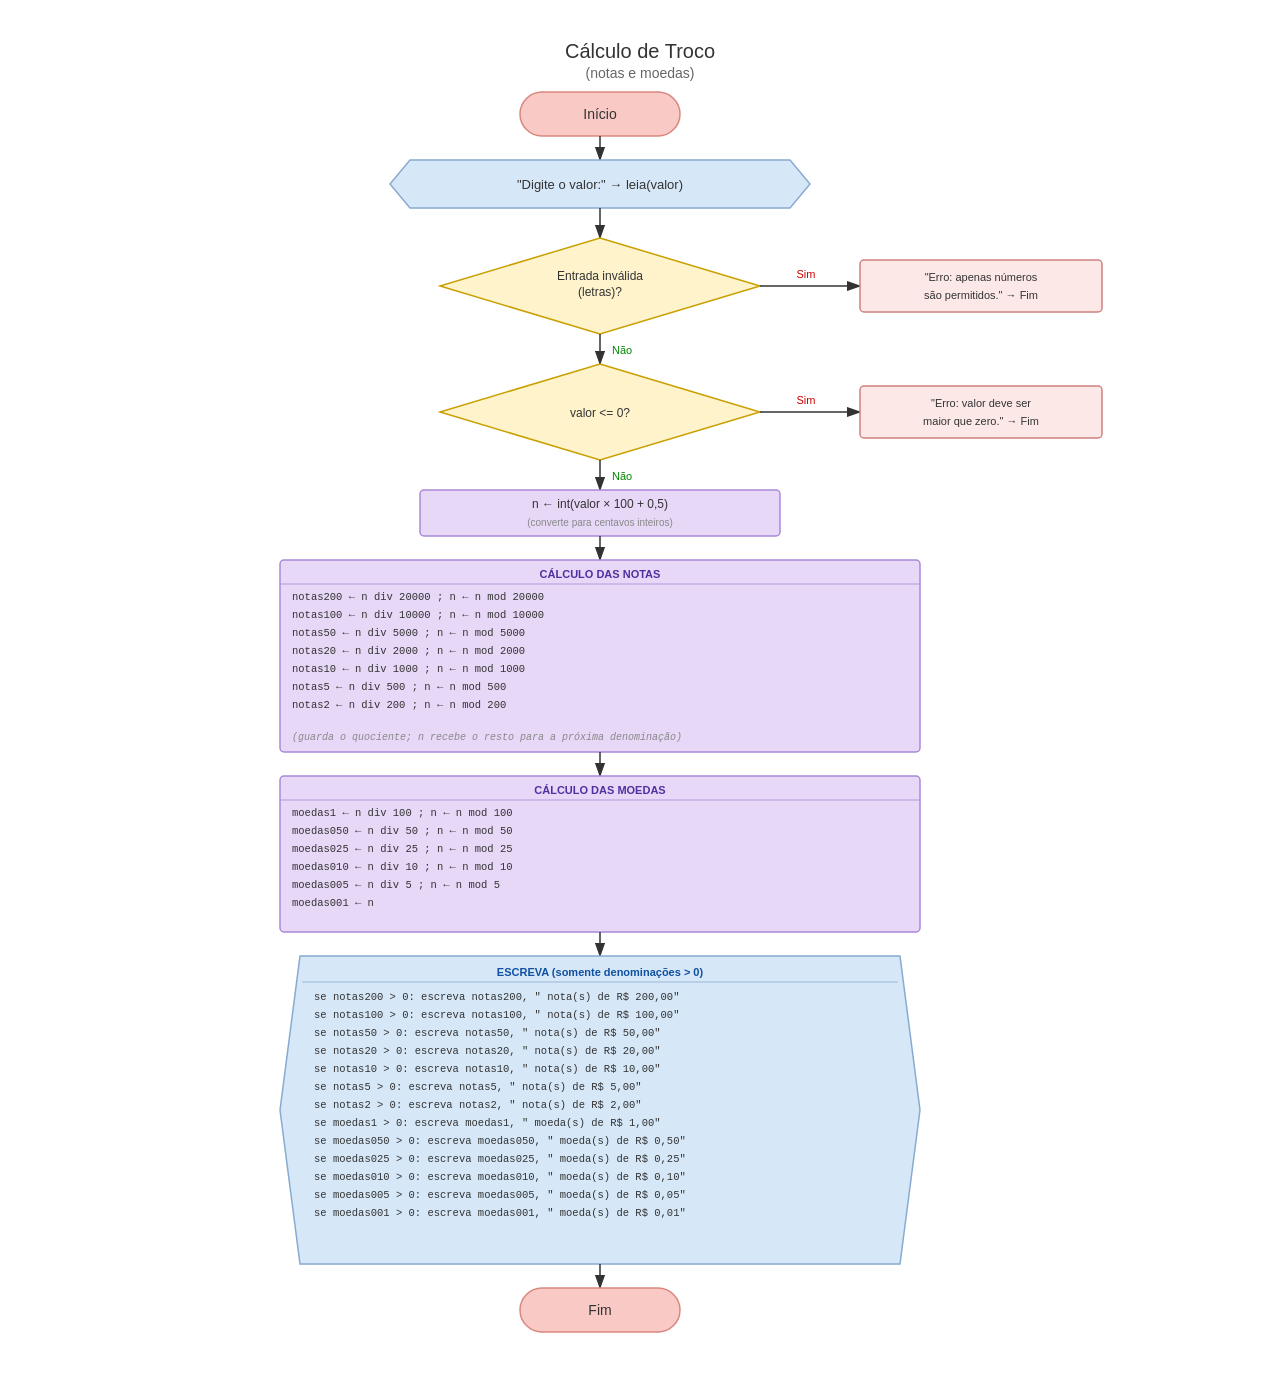
<file: fluxograma_troco.html>
<!DOCTYPE html>
<html lang="pt-BR">
<head>
<meta charset="UTF-8">
<title>Fluxograma – Cálculo de Troco</title>
<style>
  body {
    background: #ffffff;
    display: flex;
    justify-content: center;
    padding: 20px;
    font-family: Arial, sans-serif;
  }
</style>
</head>
<body>
<svg width="1020" height="1340" viewBox="0 0 1020 1340" xmlns="http://www.w3.org/2000/svg">
  <defs>
    <marker id="arr" markerWidth="10" markerHeight="7" refX="9" refY="3.5" orient="auto">
      <polygon points="0 0, 10 3.5, 0 7" fill="#333"/>
    </marker>
  </defs>

  <!-- TÍTULO -->
  <text x="510" y="30" text-anchor="middle" font-family="Arial" font-size="20" fill="#333">Cálculo de Troco</text>
  <text x="510" y="50" text-anchor="middle" font-family="Arial" font-size="14" fill="#666">(notas e moedas)</text>

  <!-- ── INÍCIO ── -->
  <rect x="390" y="64" width="160" height="44" rx="22"
        fill="#f9c9c5" stroke="#d98880" stroke-width="1.5"/>
  <text x="470" y="91" text-anchor="middle" font-family="Arial" font-size="14" fill="#333">Início</text>

  <line x1="470" y1="108" x2="470" y2="132" stroke="#333" stroke-width="1.5" marker-end="url(#arr)"/>

  <!-- ── LEIA ── -->
  <polygon points="280,132 660,132 680,156 660,180 280,180 260,156"
           fill="#d6e8f8" stroke="#88aad0" stroke-width="1.5"/>
  <text x="470" y="161" text-anchor="middle" font-family="Arial" font-size="13" fill="#333">"Digite o valor:"  →  leia(valor)</text>

  <line x1="470" y1="180" x2="470" y2="210" stroke="#333" stroke-width="1.5" marker-end="url(#arr)"/>

  <!-- ── LOSANGO 1: inválido (letras)? ── -->
  <polygon points="470,210 630,258 470,306 310,258"
           fill="#fff3cc" stroke="#c8a000" stroke-width="1.5"/>
  <text x="470" y="252" text-anchor="middle" font-family="Arial" font-size="12" fill="#333">Entrada inválida</text>
  <text x="470" y="268" text-anchor="middle" font-family="Arial" font-size="12" fill="#333">(letras)?</text>

  <!-- Sim → direita -->
  <line x1="630" y1="258" x2="730" y2="258" stroke="#333" stroke-width="1.5" marker-end="url(#arr)"/>
  <text x="676" y="250" text-anchor="middle" font-family="Arial" font-size="11" fill="#c00">Sim</text>
  <rect x="730" y="232" width="242" height="52" rx="4"
        fill="#fde8e8" stroke="#d08080" stroke-width="1.5"/>
  <text x="851" y="253" text-anchor="middle" font-family="Arial" font-size="11" fill="#333">"Erro: apenas números</text>
  <text x="851" y="271" text-anchor="middle" font-family="Arial" font-size="11" fill="#333">são permitidos."  →  Fim</text>

  <!-- Não → baixo -->
  <line x1="470" y1="306" x2="470" y2="336" stroke="#333" stroke-width="1.5" marker-end="url(#arr)"/>
  <text x="482" y="326" font-family="Arial" font-size="11" fill="#080">Não</text>

  <!-- ── LOSANGO 2: valor <= 0? ── -->
  <polygon points="470,336 630,384 470,432 310,384"
           fill="#fff3cc" stroke="#c8a000" stroke-width="1.5"/>
  <text x="470" y="389" text-anchor="middle" font-family="Arial" font-size="12" fill="#333">valor &lt;= 0?</text>

  <!-- Sim → direita -->
  <line x1="630" y1="384" x2="730" y2="384" stroke="#333" stroke-width="1.5" marker-end="url(#arr)"/>
  <text x="676" y="376" text-anchor="middle" font-family="Arial" font-size="11" fill="#c00">Sim</text>
  <rect x="730" y="358" width="242" height="52" rx="4"
        fill="#fde8e8" stroke="#d08080" stroke-width="1.5"/>
  <text x="851" y="379" text-anchor="middle" font-family="Arial" font-size="11" fill="#333">"Erro: valor deve ser</text>
  <text x="851" y="397" text-anchor="middle" font-family="Arial" font-size="11" fill="#333">maior que zero."  →  Fim</text>

  <!-- Não → baixo -->
  <line x1="470" y1="432" x2="470" y2="462" stroke="#333" stroke-width="1.5" marker-end="url(#arr)"/>
  <text x="482" y="452" font-family="Arial" font-size="11" fill="#080">Não</text>

  <!-- ── n ← int(...) ── -->
  <rect x="290" y="462" width="360" height="46" rx="4"
        fill="#e8d8f8" stroke="#aa88d8" stroke-width="1.5"/>
  <text x="470" y="480" text-anchor="middle" font-family="Arial" font-size="12" fill="#333">n ← int(valor × 100 + 0,5)</text>
  <text x="470" y="498" text-anchor="middle" font-family="Arial" font-size="10" fill="#888">(converte para centavos inteiros)</text>

  <line x1="470" y1="508" x2="470" y2="532" stroke="#333" stroke-width="1.5" marker-end="url(#arr)"/>

  <!-- ── CÁLCULO DAS NOTAS ── -->
  <rect x="150" y="532" width="640" height="192" rx="4"
        fill="#e8d8f8" stroke="#aa88d8" stroke-width="1.5"/>
  <text x="470" y="550" text-anchor="middle" font-family="Arial" font-size="11" font-weight="bold" fill="#5030a0">CÁLCULO DAS NOTAS</text>
  <line x1="150" y1="556" x2="790" y2="556" stroke="#aa88d8" stroke-width="0.8"/>
  <text x="162" y="572" font-family="Courier New" font-size="10.5" fill="#333">notas200 ← n div 20000 ;  n ← n mod 20000</text>
  <text x="162" y="590" font-family="Courier New" font-size="10.5" fill="#333">notas100 ← n div 10000 ;  n ← n mod 10000</text>
  <text x="162" y="608" font-family="Courier New" font-size="10.5" fill="#333">notas50  ← n div 5000  ;  n ← n mod 5000</text>
  <text x="162" y="626" font-family="Courier New" font-size="10.5" fill="#333">notas20  ← n div 2000  ;  n ← n mod 2000</text>
  <text x="162" y="644" font-family="Courier New" font-size="10.5" fill="#333">notas10  ← n div 1000  ;  n ← n mod 1000</text>
  <text x="162" y="662" font-family="Courier New" font-size="10.5" fill="#333">notas5   ← n div 500   ;  n ← n mod 500</text>
  <text x="162" y="680" font-family="Courier New" font-size="10.5" fill="#333">notas2   ← n div 200   ;  n ← n mod 200</text>
  <text x="162" y="712" font-family="Courier New" font-size="10" fill="#888" font-style="italic">(guarda o quociente; n recebe o resto para a próxima denominação)</text>

  <line x1="470" y1="724" x2="470" y2="748" stroke="#333" stroke-width="1.5" marker-end="url(#arr)"/>

  <!-- ── CÁLCULO DAS MOEDAS ── -->
  <rect x="150" y="748" width="640" height="156" rx="4"
        fill="#e8d8f8" stroke="#aa88d8" stroke-width="1.5"/>
  <text x="470" y="766" text-anchor="middle" font-family="Arial" font-size="11" font-weight="bold" fill="#5030a0">CÁLCULO DAS MOEDAS</text>
  <line x1="150" y1="772" x2="790" y2="772" stroke="#aa88d8" stroke-width="0.8"/>
  <text x="162" y="788" font-family="Courier New" font-size="10.5" fill="#333">moedas1   ← n div 100  ;  n ← n mod 100</text>
  <text x="162" y="806" font-family="Courier New" font-size="10.5" fill="#333">moedas050 ← n div 50   ;  n ← n mod 50</text>
  <text x="162" y="824" font-family="Courier New" font-size="10.5" fill="#333">moedas025 ← n div 25   ;  n ← n mod 25</text>
  <text x="162" y="842" font-family="Courier New" font-size="10.5" fill="#333">moedas010 ← n div 10   ;  n ← n mod 10</text>
  <text x="162" y="860" font-family="Courier New" font-size="10.5" fill="#333">moedas005 ← n div 5    ;  n ← n mod 5</text>
  <text x="162" y="878" font-family="Courier New" font-size="10.5" fill="#333">moedas001 ← n</text>

  <line x1="470" y1="904" x2="470" y2="928" stroke="#333" stroke-width="1.5" marker-end="url(#arr)"/>

  <!-- ── ESCREVA ── -->
  <polygon points="170,928 770,928 790,1082 770,1236 170,1236 150,1082"
           fill="#d6e8f8" stroke="#88aad0" stroke-width="1.5"/>
  <text x="470" y="948" text-anchor="middle" font-family="Arial" font-size="11" font-weight="bold" fill="#1050a0">ESCREVA  (somente denominações &gt; 0)</text>
  <line x1="172" y1="954" x2="768" y2="954" stroke="#88aad0" stroke-width="0.8"/>
  <text x="184" y="972"  font-family="Courier New" font-size="10.5" fill="#333">se notas200  &gt; 0: escreva notas200,  " nota(s) de R$ 200,00"</text>
  <text x="184" y="990"  font-family="Courier New" font-size="10.5" fill="#333">se notas100  &gt; 0: escreva notas100,  " nota(s) de R$ 100,00"</text>
  <text x="184" y="1008" font-family="Courier New" font-size="10.5" fill="#333">se notas50   &gt; 0: escreva notas50,   " nota(s) de R$ 50,00"</text>
  <text x="184" y="1026" font-family="Courier New" font-size="10.5" fill="#333">se notas20   &gt; 0: escreva notas20,   " nota(s) de R$ 20,00"</text>
  <text x="184" y="1044" font-family="Courier New" font-size="10.5" fill="#333">se notas10   &gt; 0: escreva notas10,   " nota(s) de R$ 10,00"</text>
  <text x="184" y="1062" font-family="Courier New" font-size="10.5" fill="#333">se notas5    &gt; 0: escreva notas5,    " nota(s) de R$ 5,00"</text>
  <text x="184" y="1080" font-family="Courier New" font-size="10.5" fill="#333">se notas2    &gt; 0: escreva notas2,    " nota(s) de R$ 2,00"</text>
  <text x="184" y="1098" font-family="Courier New" font-size="10.5" fill="#333">se moedas1   &gt; 0: escreva moedas1,   " moeda(s) de R$ 1,00"</text>
  <text x="184" y="1116" font-family="Courier New" font-size="10.5" fill="#333">se moedas050 &gt; 0: escreva moedas050, " moeda(s) de R$ 0,50"</text>
  <text x="184" y="1134" font-family="Courier New" font-size="10.5" fill="#333">se moedas025 &gt; 0: escreva moedas025, " moeda(s) de R$ 0,25"</text>
  <text x="184" y="1152" font-family="Courier New" font-size="10.5" fill="#333">se moedas010 &gt; 0: escreva moedas010, " moeda(s) de R$ 0,10"</text>
  <text x="184" y="1170" font-family="Courier New" font-size="10.5" fill="#333">se moedas005 &gt; 0: escreva moedas005, " moeda(s) de R$ 0,05"</text>
  <text x="184" y="1188" font-family="Courier New" font-size="10.5" fill="#333">se moedas001 &gt; 0: escreva moedas001, " moeda(s) de R$ 0,01"</text>

  <line x1="470" y1="1236" x2="470" y2="1260" stroke="#333" stroke-width="1.5" marker-end="url(#arr)"/>

  <!-- ── FIM ── -->
  <rect x="390" y="1260" width="160" height="44" rx="22"
        fill="#f9c9c5" stroke="#d98880" stroke-width="1.5"/>
  <text x="470" y="1287" text-anchor="middle" font-family="Arial" font-size="14" fill="#333">Fim</text>

</svg>
</body>
</html>
</file>
<file: style.css>
*, *::before, *::after { box-sizing: border-box; margin: 0; padding: 0; }

  :root {
    --green-deep:   #0a3d1f;
    --green-mid:    #145a32;
    --green-bright: #1e8449;
    --green-light:  #27ae60;
    --green-pale:   #d5f0e0;
    --gold:         #c8a84b;
    --gold-light:   #f0d080;
    --white:        #f8faf8;
    --ink:          #0d1f13;
  }

  html { scroll-behavior: smooth; }

  body {
    font-family: 'DM Sans', sans-serif;
    background: var(--white);
    color: var(--ink);
    overflow-x: hidden;
  }

  /* ─── NAV ─────────────────────────────── */
  nav {
    position: fixed; top: 0; left: 0; right: 0; z-index: 100;
    display: flex; align-items: center; justify-content: space-between;
    padding: 18px 60px;
    background: rgba(10,61,31,0.92);
    backdrop-filter: blur(12px);
    border-bottom: 1px solid rgba(200,168,75,0.25);
  }
  .nav-logo {
    font-family: 'Playfair Display', serif;
    font-size: 1.4rem; font-weight: 900;
    color: var(--gold-light);
    letter-spacing: 0.03em;
  }
  .nav-logo span { color: #fff; }
  .nav-logo_link { text-decoration: none; color: inherit; }
  .nav-links { display: flex; gap: 36px; list-style: none; }
  .nav-links a {
    color: rgba(255,255,255,0.75);
    text-decoration: none; font-size: 0.85rem;
    font-weight: 500; letter-spacing: 0.06em; text-transform: uppercase;
    transition: color .2s;
  }
  .nav-links a:hover { color: var(--gold-light); }

  /* ─── HERO ────────────────────────────── */
  #hero {
    min-height: 100vh;
    background: var(--green-deep);
    position: relative;
    display: flex; align-items: center;
    overflow: hidden;
  }

  /* noise texture overlay */
  #hero::before {
    content: '';
    position: absolute; inset: 0;
    background-image: url("data:image/svg+xml,%3Csvg xmlns='http://www.w3.org/2000/svg' width='300' height='300'%3E%3Cfilter id='n'%3E%3CfeTurbulence type='fractalNoise' baseFrequency='0.65' numOctaves='3' stitchTiles='stitch'/%3E%3C/filter%3E%3Crect width='300' height='300' filter='url(%23n)' opacity='0.04'/%3E%3C/svg%3E");
    pointer-events: none; z-index: 1;
  }

  /* big watermark circle */
  .hero-circle {
    position: absolute; right: -120px; top: 50%;
    transform: translateY(-50%);
    width: 680px; height: 680px;
    border-radius: 50%;
    background: radial-gradient(circle at 40% 40%, #1e8449 0%, #0a3d1f 65%);
    opacity: 0.45;
    z-index: 0;
  }

  /* money illustration */
  .money-svg {
    position: absolute; right: 5%; top: 50%;
    transform: translateY(-50%);
    width: 520px; height: 420px;
    z-index: 2;
    animation: floatY 6s ease-in-out infinite;
  }
  @keyframes floatY {
    0%,100% { transform: translateY(-50%) translateY(0); }
    50%      { transform: translateY(-50%) translateY(-18px); }
  }

  .hero-content {
    position: relative; z-index: 3;
    padding: 0 60px; max-width: 580px;
  }
  .hero-tag {
    display: inline-block;
    background: rgba(200,168,75,0.18);
    border: 1px solid rgba(200,168,75,0.45);
    color: var(--gold-light);
    font-size: 0.72rem; letter-spacing: 0.14em; text-transform: uppercase;
    padding: 6px 16px; border-radius: 30px;
    margin-bottom: 28px;
    animation: fadeUp .8s ease both;
  }
  .hero-title {
    font-family: 'Playfair Display', serif;
    font-size: clamp(2.8rem, 5vw, 4.2rem);
    font-weight: 900; line-height: 1.08;
    color: #fff;
    margin-bottom: 24px;
    animation: fadeUp .9s ease .1s both;
  }
  .hero-title em { color: var(--gold-light); font-style: normal; }
  .hero-sub {
    font-size: 1.05rem; font-weight: 300; line-height: 1.75;
    color: rgba(255,255,255,0.7);
    margin-bottom: 44px;
    animation: fadeUp .9s ease .2s both;
  }
  .hero-btns { display: flex; gap: 16px; flex-wrap: wrap; animation: fadeUp .9s ease .3s both; }
  .btn-primary {
    background: var(--gold);
    color: var(--green-deep);
    border: none; border-radius: 6px;
    padding: 15px 34px; font-size: 0.9rem; font-weight: 500;
    cursor: pointer; text-decoration: none;
    transition: background .2s, transform .15s;
    letter-spacing: 0.04em;
  }
  .btn-primary:hover { background: var(--gold-light); transform: translateY(-2px); }
  .btn-outline {
    background: transparent;
    color: #fff; border: 1.5px solid rgba(255,255,255,0.35);
    border-radius: 6px; padding: 15px 34px;
    font-size: 0.9rem; font-weight: 400; cursor: pointer;
    text-decoration: none; transition: border-color .2s;
    letter-spacing: 0.04em;
  }
  .btn-outline:hover { border-color: var(--gold); color: var(--gold); }

  .hero-stats {
    position: absolute; bottom: 48px; left: 60px; right: 0;
    display: flex; gap: 52px; z-index: 3;
    animation: fadeUp .9s ease .45s both;
  }
  .stat-item { display: flex; flex-direction: column; }
  .stat-num {
    font-family: 'Playfair Display', serif;
    font-size: 2rem; font-weight: 700;
    color: var(--gold-light);
  }
  .stat-label {
    font-size: 0.78rem; font-weight: 400; letter-spacing: 0.05em;
    color: rgba(255,255,255,0.5); text-transform: uppercase;
    margin-top: 2px;
  }

  @keyframes fadeUp {
    from { opacity: 0; transform: translateY(24px); }
    to   { opacity: 1; transform: translateY(0); }
  }

  /* ─── SOBRE ───────────────────────────── */
  #sobre {
    padding: 110px 60px;
    display: grid; grid-template-columns: 1fr 1fr; gap: 80px;
    align-items: center; max-width: 1100px; margin: 0 auto;
  }
  .section-eyebrow {
    font-size: 0.72rem; letter-spacing: 0.16em; text-transform: uppercase;
    color: var(--green-bright); font-weight: 500; margin-bottom: 14px;
  }
  .section-title {
    font-family: 'Playfair Display', serif;
    font-size: clamp(1.9rem, 3vw, 2.6rem);
    font-weight: 700; line-height: 1.2;
    color: var(--green-deep); margin-bottom: 20px;
  }
  .section-body {
    font-size: 1rem; line-height: 1.8;
    color: #3a4f41; font-weight: 300;
    margin-bottom: 20px;
  }
  .sobre-card {
    background: var(--green-deep);
    border-radius: 18px; padding: 48px;
    color: #fff;
    position: relative; overflow: hidden;
  }
  .sobre-card::after {
    content: 'R$';
    position: absolute; right: 24px; bottom: -10px;
    font-family: 'Playfair Display', serif;
    font-size: 7rem; font-weight: 900;
    color: rgba(255,255,255,0.05);
    pointer-events: none;
  }
  .sobre-card h3 {
    font-family: 'Playfair Display', serif;
    font-size: 1.4rem; font-weight: 700;
    color: var(--gold-light); margin-bottom: 16px;
  }
  .sobre-card p {
    font-size: 0.95rem; line-height: 1.75;
    color: rgba(255,255,255,0.72); font-weight: 300;
  }
  .sobre-features {
    display: flex; flex-direction: column; gap: 24px;
    margin-top: 28px;
  }
  .feature-row {
    display: flex; align-items: flex-start; gap: 14px;
  }
  .feature-icon {
    width: 50px; height: 50px; flex-shrink: 0;
    background: var(--gold);
    border: 1px solid rgb(255, 255, 255);
    border-radius: 8px;
    display: flex; align-items: center; justify-content: center;
    font-size: 1.1rem;
    
  }

  .feature-icon_img{
    width: 35px; height: 35px;
    object-fit: contain;
  }
  .feature-text strong {
    display: block; font-size: 0.9rem; color: #fff; margin-bottom: 2px;
  }
  .feature-text span {
    font-size: 0.82rem; color: rgba(255,255,255,0.55); line-height: 1.4;
  }

  /* ─── ALGORITMO ───────────────────────── */
  #algoritmo {
    background: #f0f7f2;
    padding: 100px 60px;
  }
  .algo-inner { max-width: 1100px; margin: 0 auto; }
  .algo-header { text-align: center; margin-bottom: 70px; }
  .algo-grid {
    display: grid; grid-template-columns: repeat(3, 1fr); gap: 28px;
  }
  .algo-card {
    background: #fff;
    border-radius: 14px; padding: 36px 30px;
    border: 1px solid rgba(10,61,31,0.08);
    transition: transform .25s, box-shadow .25s;
    position: relative;
  }
  .algo-card:hover {
    transform: translateY(-6px);
    box-shadow: 0 20px 48px rgba(10,61,31,0.12);
  }
  .algo-step {
    font-family: 'Playfair Display', serif;
    font-size: 3rem; font-weight: 900;
    color: var(--green-pale);
    line-height: 1; margin-bottom: 12px;
  }
  .algo-card h4 {
    font-size: 1rem; font-weight: 500;
    color: var(--green-deep); margin-bottom: 10px;
  }
  .algo-card p {
    font-size: 0.88rem; line-height: 1.7;
    color: #5a7060; font-weight: 300;
  }
  .algo-badge {
    position: absolute; top: 18px; right: 18px;
    background: var(--green-pale);
    color: var(--green-bright);
    font-size: 0.68rem; font-weight: 500;
    letter-spacing: 0.08em; text-transform: uppercase;
    padding: 4px 10px; border-radius: 20px;
  }

  /* ─── CÓDIGO ──────────────────────────── */
  #codigo {
    padding: 100px 60px;
    max-width: 1100px; margin: 0 auto;
  }
  .code-header { margin-bottom: 48px; }
  .tabs {
    display: flex; gap: 0; margin-bottom: 0;
    border-bottom: 2px solid #e0eae3;
  }
  .tab {
    padding: 12px 28px; cursor: pointer;
    font-size: 0.85rem; font-weight: 500; letter-spacing: 0.04em;
    color: #7a9480; border-bottom: 2px solid transparent;
    margin-bottom: -2px; transition: color .2s, border-color .2s;
    background: none; border-top: none; border-left: none; border-right: none;
  }
  .tab.active { color: var(--green-deep); border-bottom-color: var(--green-bright); }
  .code-panel {
    background: #0d1f13;
    border-radius: 0 0 14px 14px;
    padding: 36px;
    overflow-x: auto;
    display: none;
  }
  .code-panel.active { display: block; }
  .code-panel pre {
    font-family: 'Courier New', monospace;
    font-size: 0.82rem; line-height: 1.7;
    color: #c8e6c9;
  }
  .kw  { color: #80cbc4; }
  .fn  { color: #fff176; }
  .str { color: #a5d6a7; }
  .cm  { color: #546e7a; }
  .num { color: #ef9a9a; }

  .botoes_download{
    display: flex; gap: 16px; margin-top: 60px;justify-content: center;
  }

  .botoes_download-link{
    text-decoration: none;
    display: flex;
    justify-content: center;
  }

  .botoes_download--c, .botoes_download--python {
    background: var(--gold);
    color: #fff; border: none; border-radius: 6px;
    padding: 12px 28px; font-size: 1.1rem; font-weight: 500;
    cursor: pointer; text-decoration: none;
    transition: background .4s, transform .25s;
    letter-spacing: 0.04em;
    box-shadow: rgba(60, 64, 67, 0.3) 0px 1px 2px 0px, rgba(60, 64, 67, 0.15) 0px 2px 6px 2px;
  }

  .botoes_download--c:hover, .botoes_download--python:hover {
    background: var(--green-bright); transform: translateY(-2px);
  }

  /* ─── FLUXOGRAMA ──────────────────────── */
  #fluxograma {
    background: var(--green-deep);
    padding: 100px 60px;
    text-align: center;
  }
  #fluxograma .section-title { color: #fff; }
  #fluxograma .section-eyebrow { color: var(--gold-light); }
  .flux-sub {
    color: rgba(255,255,255,0.6); font-size: 1rem;
    font-weight: 300; max-width: 500px; margin: 0 auto 48px;
    line-height: 1.7;
  }
  .flux-frame {
    background: #fff;
    border-radius: 16px;
    display: inline-block;
    padding: 20px;
    max-width: 100%;
    overflow: auto;
  }
  .flux-frame svg { max-width: 100%; height: auto; }

  /* ─── TIME ─────────────────────────────── */
  #equipe {
    padding: 100px 60px;
    max-width: 1500px; margin: 0 auto;
    text-align: center;
  }
  .team-grid {
    display: grid; grid-template-columns: repeat(auto-fit, minmax(200px, 1fr));
    gap: 28px; margin-top: 56px;
  }
  .team-card {
    background: #f0f7f2;
    border-radius: 14px; padding: 36px 20px;
    transition: transform .25s;
  }
  .team-card:hover { transform: translateY(-4px); }
  .team-avatar {
    width: 70px; height: 70px; border-radius: 50%;
    background: var(--green-mid);
    display: flex; align-items: center; justify-content: center;
    font-family: 'Playfair Display', serif;
    font-size: 1.6rem; color: var(--gold-light);
    margin: 0 auto 18px;
    font-weight: 700;
  }
  .team-name {
    font-size: 0.95rem; font-weight: 500;
    color: var(--green-deep); margin-bottom: 4px;
  }
  .team-role {
    font-size: 0.78rem; color: #7a9480;
    letter-spacing: 0.04em;
  }

  /* ─── FOOTER ──────────────────────────── */
  footer {
    background: var(--ink);
    padding: 56px 60px;
    display: flex; align-items: center; justify-content: space-between;
    flex-wrap: wrap; gap: 20px;
  }
  .footer-brand {
    font-family: 'Playfair Display', serif;
    font-size: 1.5rem; font-weight: 900;
    color: var(--gold-light);
  }
  .footer-brand span { color: rgba(255,255,255,0.4); }
  .footer-info {
    font-size: 0.8rem; color: rgba(255,255,255,0.35);
    line-height: 1.7; max-width: 380px;
  }


  /* ─── GITHUB ──────────────────────────── */
  #github {
    background: #0d1117;
    padding: 110px 60px;
    text-align: center;
    position: relative;
    overflow: hidden;
  }
  .github-bg-grid {
    position: absolute; inset: 0;
    background-image:
      linear-gradient(rgba(255,255,255,0.03) 1px, transparent 1px),
      linear-gradient(90deg, rgba(255,255,255,0.03) 1px, transparent 1px);
    background-size: 40px 40px;
    pointer-events: none;
  }
  .github-glow {
    position: absolute; width: 400px; height: 400px;
    border-radius: 50%; pointer-events: none;
    filter: blur(100px); opacity: 0.18;
  }
  .github-glow--left  { background: #238636; left: -100px; top: 50%; transform: translateY(-50%); }
  .github-glow--right { background: #1f6feb; right: -100px; top: 50%; transform: translateY(-50%); }

  .github-inner {
    position: relative; z-index: 2;
    max-width: 680px; margin: 0 auto;
    display: flex; flex-direction: column; align-items: center;
  }

  .github-badge {
    display: inline-flex; align-items: center; gap: 10px;
    background: rgba(255,255,255,0.06);
    border: 1px solid rgba(255,255,255,0.12);
    border-radius: 30px; padding: 8px 20px;
    color: rgba(255,255,255,0.65);
    font-size: 0.78rem; letter-spacing: 0.1em; text-transform: uppercase;
    margin-bottom: 32px;
  }
  .github-octocat {
    width: 20px; height: 20px; color: #fff;
  }

  .github-title {
    font-family: 'Playfair Display', serif;
    font-size: clamp(2.2rem, 4vw, 3.2rem);
    font-weight: 900; line-height: 1.1;
    color: #fff; margin-bottom: 18px;
  }
  .github-title em {
    font-style: normal;
    background: linear-gradient(90deg, #58a6ff, #79c0ff);
    -webkit-background-clip: text; -webkit-text-fill-color: transparent;
    background-clip: text;
  }

  .github-sub {
    font-size: 1rem; font-weight: 300; line-height: 1.75;
    color: rgba(255,255,255,0.5);
    max-width: 520px; margin-bottom: 48px;
  }

  .github-repo-card {
    width: 100%;
    background: #161b22;
    border: 1px solid rgba(255,255,255,0.1);
    border-radius: 12px;
    padding: 24px 28px;
    text-align: left;
    margin-bottom: 36px;
    transition: border-color .25s;
  }
  .github-repo-card:hover { border-color: rgba(88,166,255,0.4); }

  .github-repo-header {
    display: flex; align-items: center; gap: 10px;
    margin-bottom: 12px;
  }
  .github-repo-icon { width: 18px; height: 18px; color: rgba(255,255,255,0.5); flex-shrink: 0; }
  .github-repo-name {
    font-size: 1rem; font-weight: 600;
    color: #58a6ff;
  }
  .github-repo-visibility {
    font-size: 0.68rem; font-weight: 500;
    color: #388bfd; border: 1px solid rgba(56,139,253,0.4);
    border-radius: 20px; padding: 2px 9px;
    letter-spacing: 0.05em;
  }
  .github-repo-desc {
    font-size: 0.88rem; line-height: 1.65;
    color: rgba(255,255,255,0.55); font-weight: 300;
    margin-bottom: 18px;
  }
  .github-repo-meta {
    display: flex; gap: 20px; flex-wrap: wrap;
    font-size: 0.78rem; color: rgba(255,255,255,0.45);
  }
  .github-meta-item {
    display: flex; align-items: center; gap: 5px;
  }
  .github-dot {
    width: 10px; height: 10px; border-radius: 50%; display: inline-block;
  }
  .github-dot--green { background: #3fb950; }
  .github-dot--blue  { background: #3572A5; }

  .github-actions {
    display: flex; gap: 14px; flex-wrap: wrap; justify-content: center;
    margin-bottom: 20px;
  }
  .github-btn {
    display: inline-flex; align-items: center; gap: 9px;
    border-radius: 8px; padding: 13px 28px;
    font-size: 0.9rem; font-weight: 500; cursor: pointer;
    text-decoration: none; letter-spacing: 0.03em;
    transition: all .2s;
  }
  .github-btn--primary {
    background: #238636;
    color: #fff; border: 1px solid #2ea043;
  }
  .github-btn--primary:hover { background: #2ea043; transform: translateY(-2px); }
  .github-btn--outline {
    background: transparent;
    color: rgba(255,255,255,0.8);
    border: 1px solid rgba(255,255,255,0.2);
  }
  .github-btn--outline:hover {
    border-color: rgba(255,255,255,0.5);
    color: #fff; transform: translateY(-2px);
  }

  .github-hint {
    font-size: 0.72rem; color: rgba(255,255,255,0.2);
    letter-spacing: 0.04em;
  }

  /* ─── RESPONSIVE ──────────────────────── */
  @media (max-width: 900px) {
    nav { padding: 14px 24px; }
    .nav-links { display: none; }
    #hero { align-items: flex-start; padding-top: 120px; }
    .hero-content { padding: 0 24px; }
    .money-svg { display: none; }
    .hero-stats { left: 24px; gap: 32px; }
    #sobre { grid-template-columns: 1fr; padding: 60px 24px; gap: 40px; }
    #algoritmo { padding: 70px 24px; }
    .algo-grid { grid-template-columns: 1fr; }
    #codigo { padding: 70px 24px; }
    #fluxograma { padding: 70px 24px; }
    #equipe { padding: 70px 24px; }
    #github { padding: 70px 24px; }
    footer { padding: 40px 24px; }
  }
  @media (max-width: 685px) {
    .botoes_download {
      margin: 20px 25px;
      flex-direction: column; gap: 20px;
    }
    
  }
</file>
